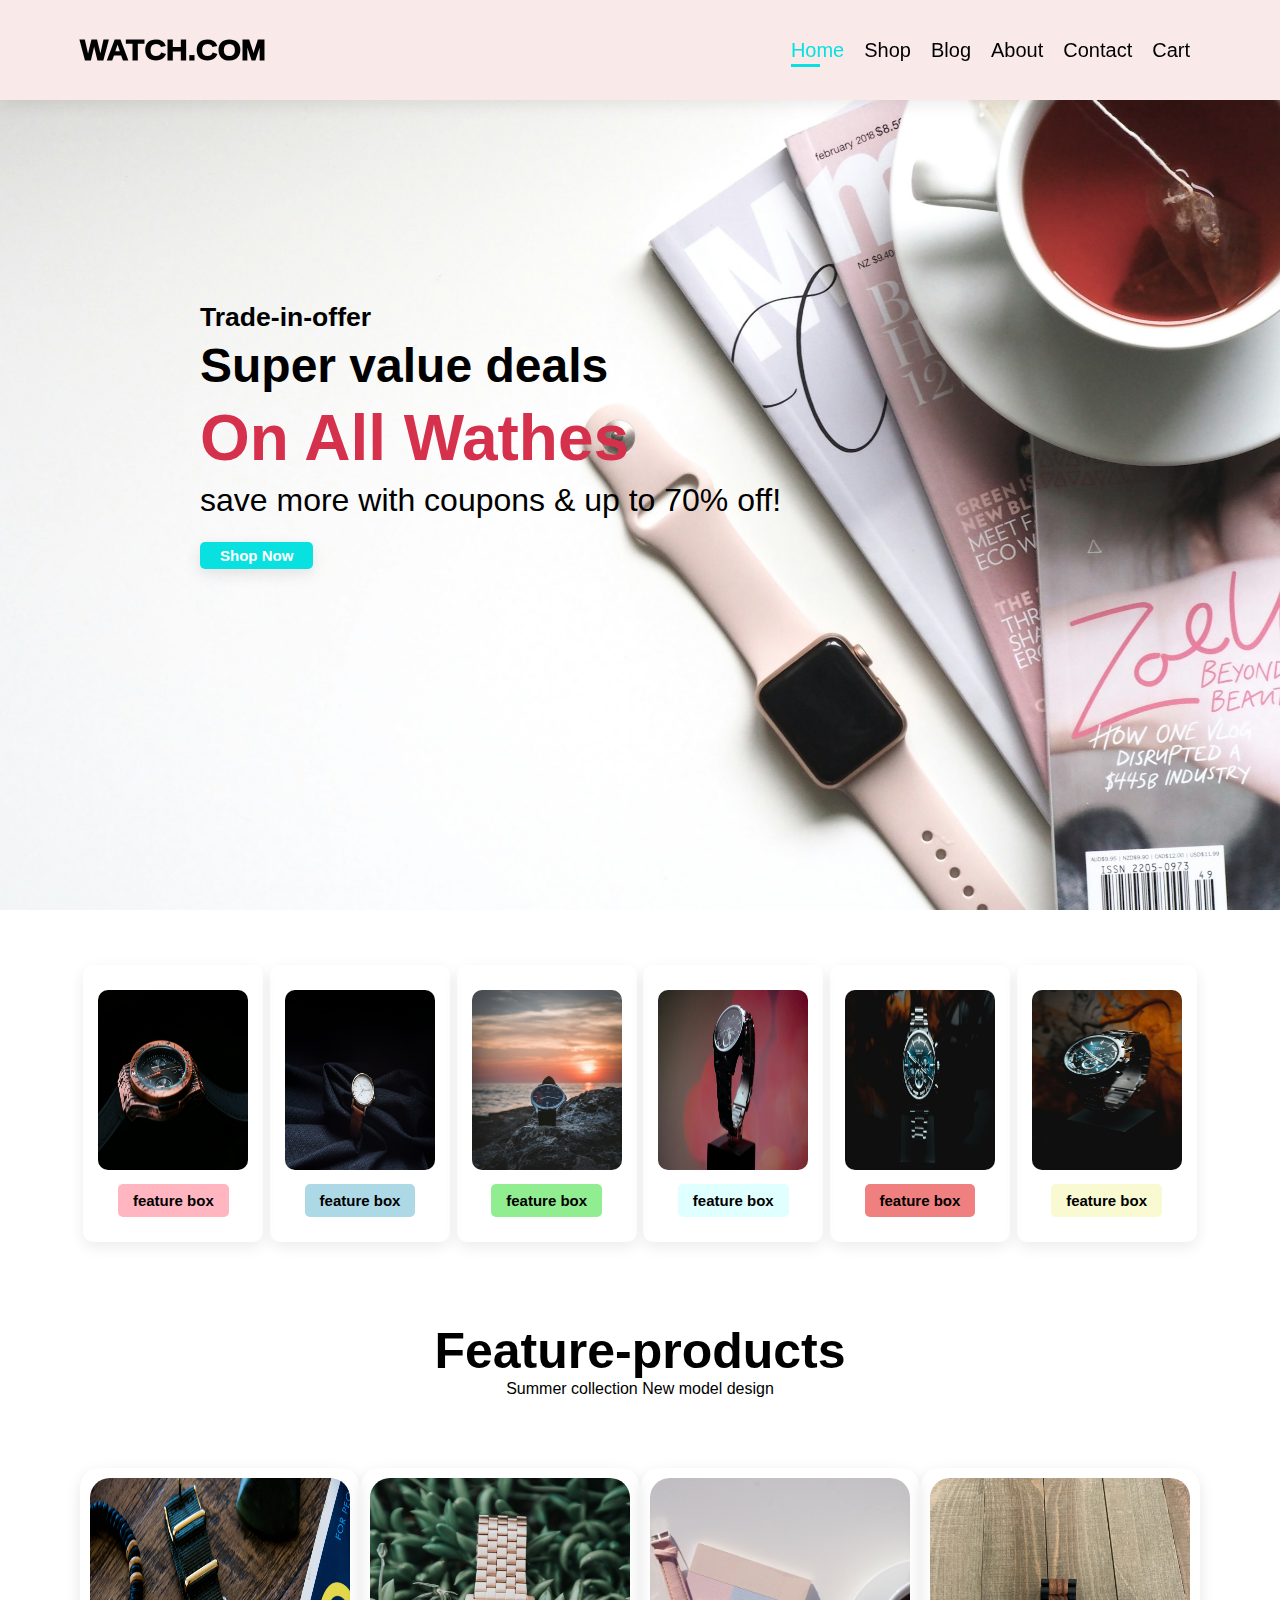
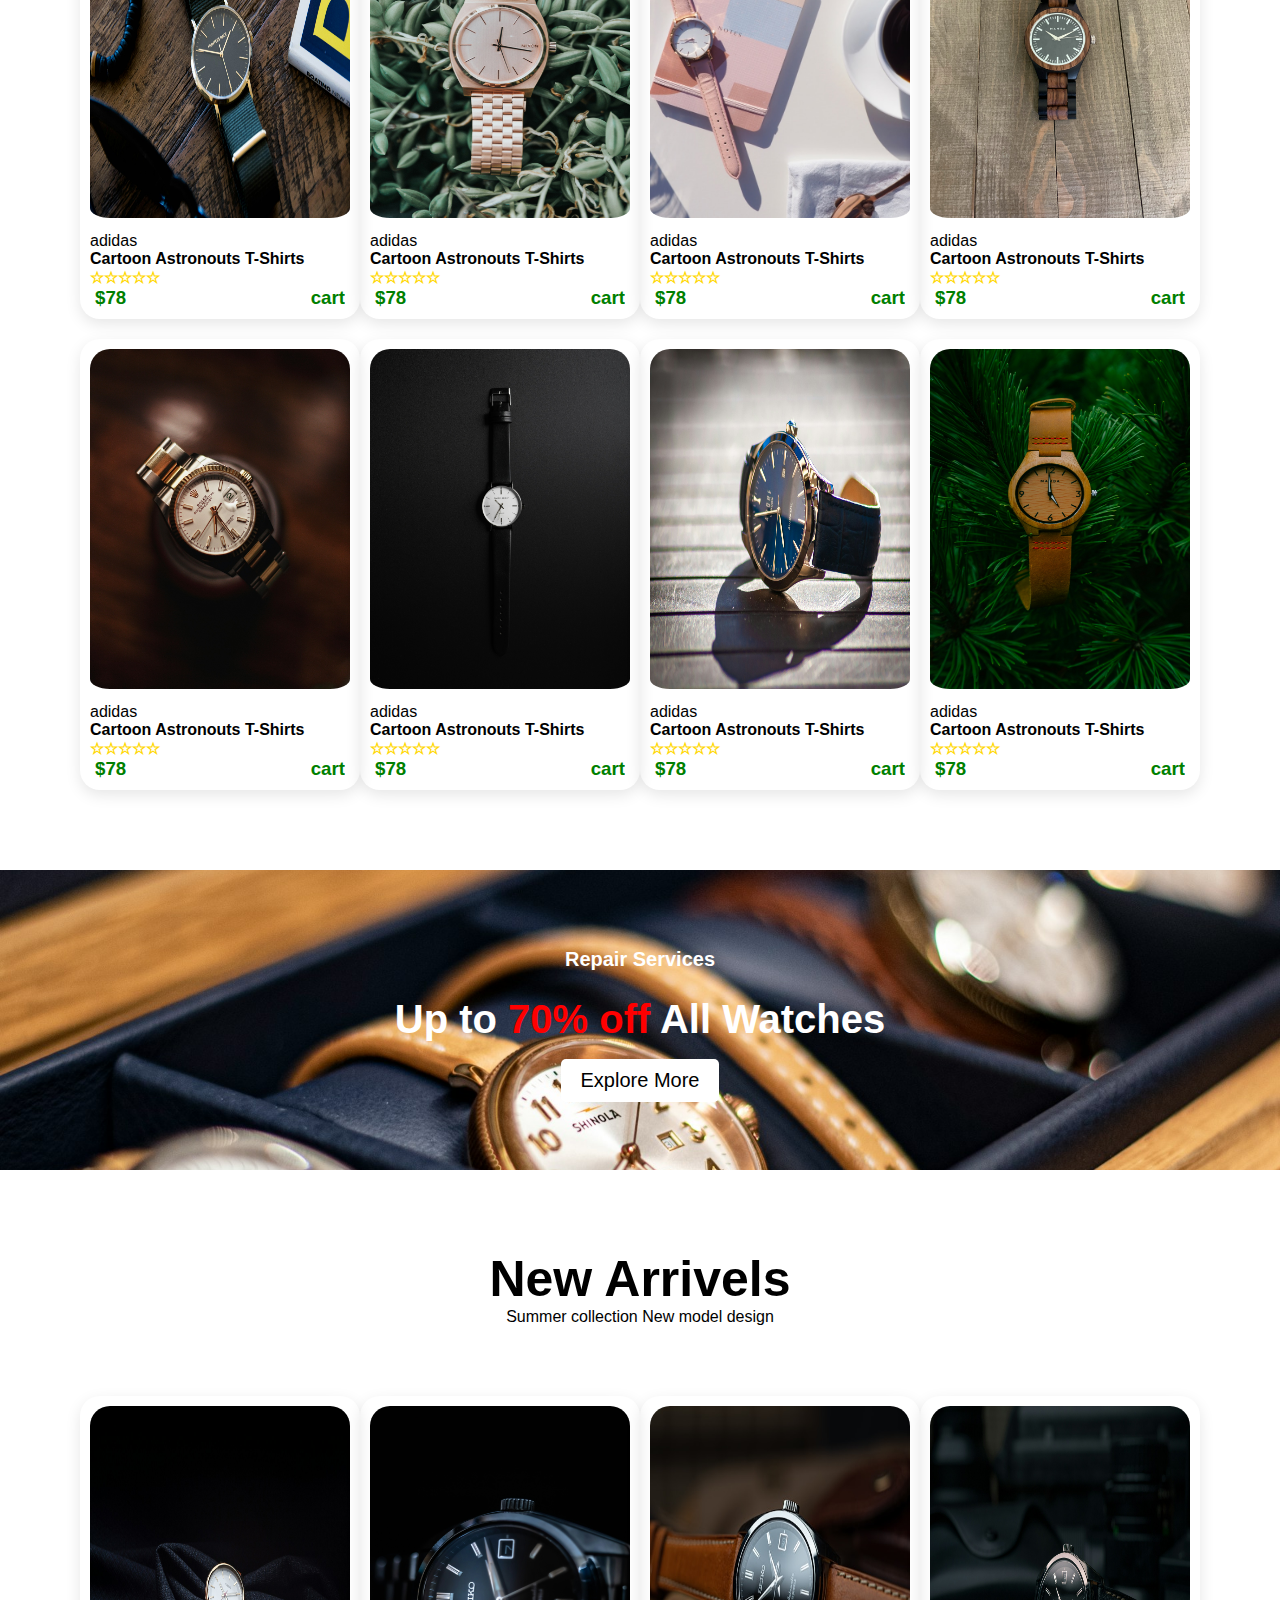
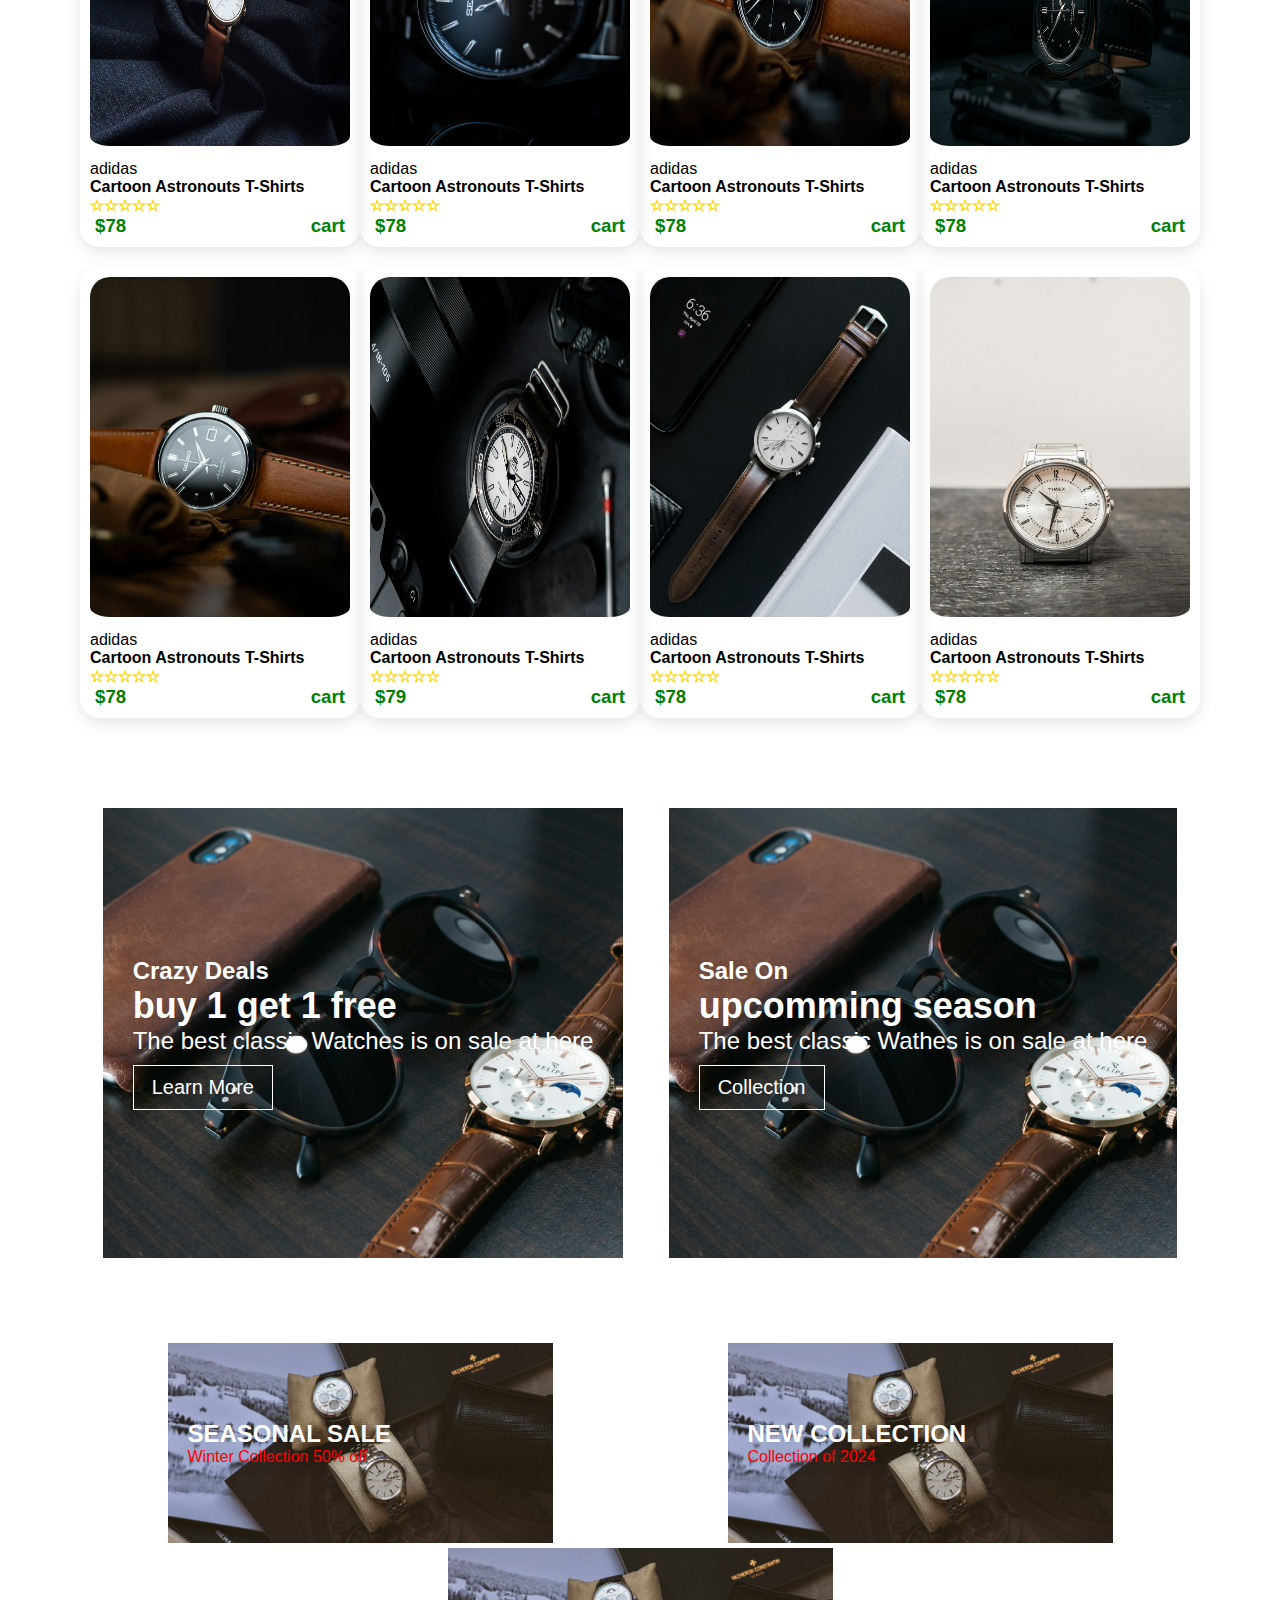
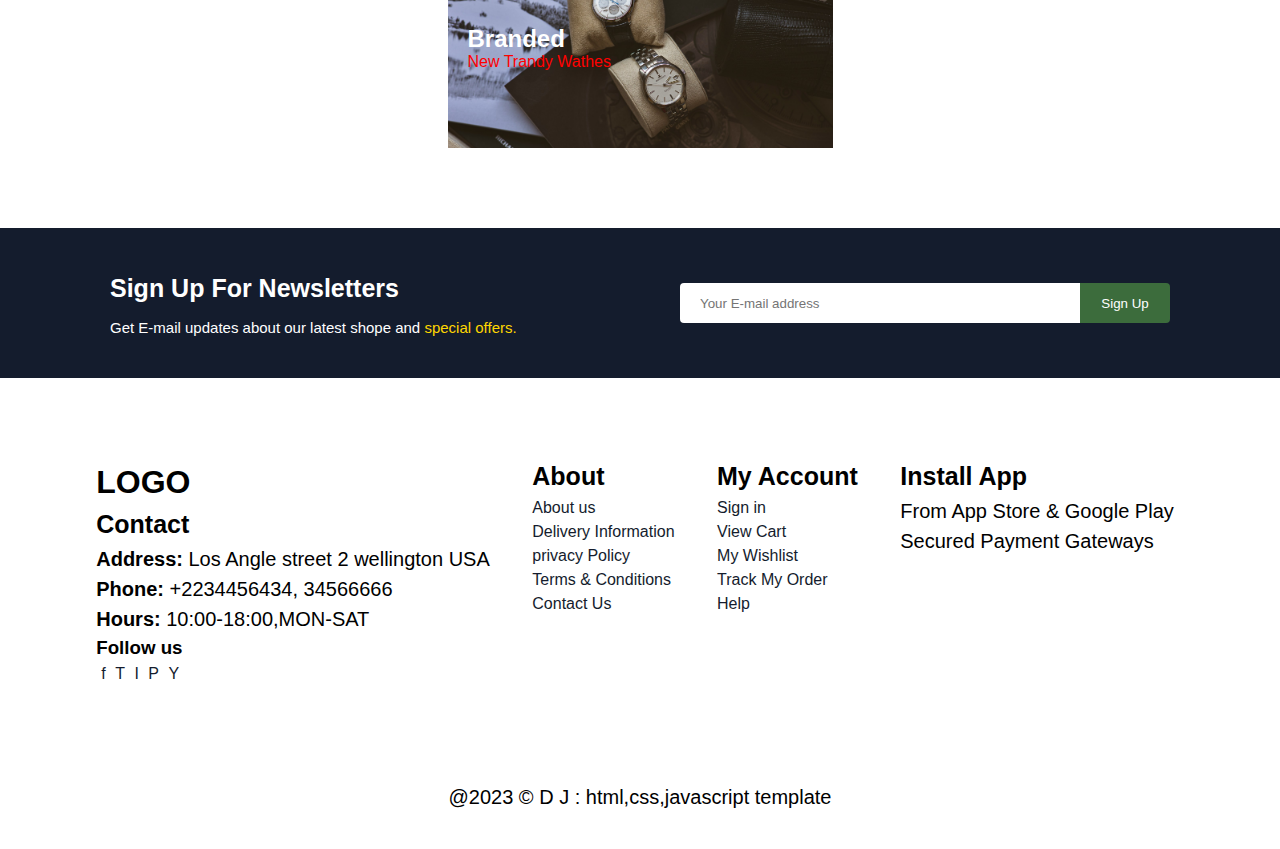
<file: index.html>
<!DOCTYPE html>
<html lang="en">

    <head>
        <meta charset="UTF-8">
        <meta http-equiv="X-UA-Compatible" content="IE=edge">
        <meta name="viewport" content="width=device-width, initial-scale=1.0">
        <title>E-Commerce</title>
        <link rel="stylesheet" href="style.css">

    </head>

    <body>
        <header class="padding">
            <a href="#" class="logo">WATCH.COM</a>
            <!-- <form>
                <input type="text" id="search" placeholder="search" autocomplete="off" onkeyup="srch()">
            </form> -->

            <nav>
                <ul id="nav">
                    <li><a href="index.html" class="active">Home</a></li>
                    <li><a href="shop.html">Shop</a></li>
                    <li><a href="blog.html">Blog</a></li>
                    <li><a href="about.html">About</a></li>
                    <li><a href="contact.html">Contact</a></li>
                    <li><a href="cart.html" id="cart"> Cart</a></li>
                    <i id="close">close</i>

                </ul>
            </nav>
            <div id="menu">
                <a href="cart.html"> Cart</a>
                <i id="menu_bar">Menu</i>
            </div>

        </header>

        <section class="hero">
            <h5> Trade-in-offer</h5>
            <h2>Super value deals</h2>
            <h1>On All Wathes</h1>
            <p>save more with coupons & up to 70% off!</p>
            <button id=""> <a href="#feature-products">Shop Now</a></button>
        </section>

        <section class="feature padding">
            <div class="fe-box">
                <img src="images/watches/single_watches/watch22.jpg" alt="">
                <h6>feature box</h6>
            </div>
            <div class="fe-box">
                <img src="images/watches/single_watches/watch21.jpg" alt="">
                <h6>feature box</h6>
            </div>
            <div class="fe-box">
                <img src="images/watches/single_watches/watch24.jpg" alt="">
                <h6>feature box</h6>
            </div>
            <div class="fe-box">
                <img src="images/watches/single_watches/watch25.jpg" alt="">
                <h6>feature box</h6>
            </div>
            <div class="fe-box">
                <img src="images/watches/single_watches/watch26.jpg" alt="">
                <h6>feature box</h6>
            </div>
            <div class="fe-box">
                <img src="images/watches/single_watches/watch27.jpg" alt="">
                <h6>feature box</h6>
            </div>
        </section>

        <section class="feature-products padding" id="feature-products">
            <h1> Feature-products</h1>
            <p>Summer collection New model design</p>
            <div class="product-box" id="product-box">
                <div class="product">
                    <a href="pro_details.html"><img src="images/watches/single_watches/watch1.jpg" class="pro"
                            alt="img"></a>
                    <p>adidas</p>
                    <h4 id="product-name" class="product-name">Cartoon Astronouts T-Shirts</h4>
                    <span class="star">&star;&star;&star;&star;&star;</span>

                    <h3 class="price">$78 <span class="cart">cart</span></h3>
                </div>
                <div class="product">
                    <a href="pro_details.html"><img src="images/watches/single_watches/watch2.jpg" class="pro"
                            alt="img"></a>
                    <p>adidas</p>
                    <h4 id="product-name" class="product-name"> Cartoon Astronouts T-Shirts</h4>
                    <span class="star">&star;&star;&star;&star;&star;</span>

                    <h3 class="price">$78 <span class="cart">cart</span></h3>
                </div>
                <div class="product">
                    <a href="pro_details.html"><img src="images/watches/single_watches/watch3.jpg" class="pro"
                            alt="img"></a>
                    <p>adidas</p>
                    <h4 id="product-name" class="product-name"> Cartoon Astronouts T-Shirts</h4>
                    <span class="star">&star;&star;&star;&star;&star;</span>
                    <h3 class="price">$78 <span class="cart">cart</span></h3>
                </div>
                <div class="product">
                    <a href="pro_details.html"><img src="images/watches/single_watches/watch9.jpg" alt=""></a>
                    <p>adidas</p>
                    <h4 id="product-name" class="product-name"> Cartoon Astronouts T-Shirts</h4>
                    <span class="star">&star;&star;&star;&star;&star;</span>
                    <h3 class="price">$78 <span class="cart">cart</span></h3>
                </div>
                <div class="product">
                    <a href="pro_details.html"><img src="images/watches/single_watches/watch5.jpg" alt=""></a>
                    <p>adidas</p>
                    <h4 id="product-name" class="product-name"> Cartoon Astronouts T-Shirts</h4>
                    <span class="star">&star;&star;&star;&star;&star;</span>
                    <h3 class="price">$78 <span class="cart">cart</span></h3>
                </div>
                <div class="product">
                    <a href="pro_details.html"><img src="images/watches/single_watches/watch10.jpg" alt=""></a>
                    <p>adidas</p>
                    <h4 id="product-name" class="product-name"> Cartoon Astronouts T-Shirts</h4>
                    <span class="star">&star;&star;&star;&star;&star;</span>
                    <h3 class="price">$78 <span class="cart">cart</span></h3>
                </div>
                <div class="product">
                    <a href="pro_details.html"><img src="images/watches/single_watches/watch7.jpg" alt=""></a>
                    <p>adidas</p>
                    <h4 id="product-name" class="product-name"> Cartoon Astronouts T-Shirts</h4>
                    <span class="star">&star;&star;&star;&star;&star;</span>
                    <h3 class="price">$78 <span class="cart">cart</span></h3>
                </div>
                <div class="product">
                    <a href="pro_details.html"><img src="images/watches/single_watches/watch8.jpg" alt=""></a>
                    <p>adidas</p>
                    <h4 id="product-name" class="product-name"> Cartoon Astronouts T-Shirts</h4>
                    <span class="star">&star;&star;&star;&star;&star;</span>
                    <h3 class="price">$78 <span class="cart">cart</span></h3>
                </div>
            </div>
        </section>

        <section class="banner  margin">
            <h4> Repair Services</h4>
            <h1>Up to <span>70% off</span> All Watches</h1>
            <button> Explore More</button>
        </section>

        <section class="feature-products padding">
            <h1> New Arrivels</h1>
            <p>Summer collection New model design</p>
            <div class="product-box" id="product-box1">
                <div class="product">
                    <a href="pro_details.html"><img src="images/watches/single_watches/watch21.jpg" alt=""></a>
                    <p>adidas</p>
                    <h4> Cartoon Astronouts T-Shirts</h4>
                    <span class="star">&star;&star;&star;&star;&star;</span>

                    <h3 class="price">$78 <span>cart</span></h3>
                </div>
                <div class="product">
                    <a href="pro_details.html"><img src="images/watches/single_watches/watch12.jpg" alt=""></a>
                    <p>adidas</p>
                    <h4> Cartoon Astronouts T-Shirts</h4>
                    <span class="star">&star;&star;&star;&star;&star;</span>

                    <h3 class="price">$78 <span>cart</span></h3>
                </div>
                <div class="product">
                    <a href="pro_details.html"><img src="images/watches/single_watches/watch13.jpg" alt=""></a>
                    <p>adidas</p>
                    <h4> Cartoon Astronouts T-Shirts</h4>
                    <span class="star">&star;&star;&star;&star;&star;</span>
                    <h3>$78 <span>cart</span></h3>
                </div>
                <div class="product">
                    <a href="pro_details.html"><img src="images/watches/single_watches/watch14.jpg" alt=""></a>
                    <p>adidas</p>
                    <h4> Cartoon Astronouts T-Shirts</h4>
                    <span class="star">&star;&star;&star;&star;&star;</span>
                    <h3>$78 <span>cart</span></h3>
                </div>
                <div class="product">
                    <a href="pro_details.html"><img src="images/watches/single_watches/watch15.jpg" alt=""></a>
                    <p>adidas</p>
                    <h4> Cartoon Astronouts T-Shirts</h4>
                    <span class="star">&star;&star;&star;&star;&star;</span>
                    <h3>$78 <span>cart</span></h3>
                </div>
                <div class="product">
                    <a href="pro_details.html"><img src="images/watches/single_watches/watch16.jpg" alt=""></a>
                    <p>adidas</p>
                    <h4> Cartoon Astronouts T-Shirts</h4>
                    <span class="star">&star;&star;&star;&star;&star;</span>
                    <h3>$79<span>cart</span></h3>
                </div>
                <div class="product">
                    <a href="pro_details.html"><img src="images/watches/single_watches/watch19.jpg" alt=""></a>
                    <p>adidas</p>
                    <h4> Cartoon Astronouts T-Shirts</h4>
                    <span class="star">&star;&star;&star;&star;&star;</span>
                    <h3>$78 <span>cart</span></h3>
                </div>
                <div class="product">
                    <a href="pro_details.html"><img src="images/watches/single_watches/watch20.jpg" alt=""></a>
                    <p>adidas</p>
                    <h4> Cartoon Astronouts T-Shirts</h4>
                    <span class="star">&star;&star;&star;&star;&star;</span>
                    <h3>$78 <span>cart</span></h3>
                </div>
            </div>
        </section>

        <section class="banner2  padding">
            <div class="bannerBox">
                <h4>Crazy Deals</h4>
                <h2>buy 1 get 1 free</h2>
                <p>The best classic Watches is on sale at here</p>
                <button> Learn More</button>
            </div>
            <div class="bannerBox bannerBox2">
                <h4>Sale On</h4>
                <h2>upcomming season</h2>
                <p>The best classic Wathes is on sale at here</p>
                <button> Collection</button>
            </div>
        </section>

        <section class="banner-cards padding ">
            <div class="banner-card">
                <h2>SEASONAL SALE</h2>
                <p>Winter Collection 50% off</p>
            </div>
            <div class="banner-card ">
                <h2>NEW COLLECTION</h2>
                <p>Collection of 2024</p>
            </div>
            <div class="banner-card ">
                <h2>Branded</h2>
                <p>New Trandy Wathes</p>
            </div>
        </section>

        <section class="newsLetter margin padding">
            <div>
                <h2>Sign Up For Newsletters</h2>
                <p> Get E-mail updates about our latest shope and <span>special offers.</span></p>
            </div>
            <div class="form-1 newsLetter-div2">
                <input id="email" autocomplete="off" placeholder="Your E-mail address" type="text">
                <button>Sign Up</button>
            </div>
        </section>

        <footer class="padding ">
            <div class="col">
                <h1>LOGO</h1>
                <h2>Contact</h2>
                <p><strong>Address:</strong> Los Angle street 2 wellington USA</p>
                <p><strong>Phone:</strong> +2234456434, 34566666</p>
                <p><strong>Hours:</strong> 10:00-18:00,MON-SAT</p>
                <div>
                    <h3>Follow us</h3>
                    <div>
                        <li><a href="#">f</a></li>
                        <li><a href="#">T</a></li>
                        <li><a href="#">I</a></li>
                        <li><a href="#">P</a></li>
                        <li><a href="#">Y</a></li>

                    </div>
                </div>
            </div>
            <div class="col">
                <h2>About</h2>
                <a href="#">About us</a>
                <a href="#">Delivery Information</a>
                <a href="#">privacy Policy</a>
                <a href="#">Terms & Conditions</a>
                <a href="#">Contact Us</a>
            </div>
            <div class="col">
                <h2>My Account</h2>
                <a href="#">Sign in</a>
                <a href="#">View Cart</a>
                <a href="#">My Wishlist</a>
                <a href="#">Track My Order</a>
                <a href="#">Help</a>
            </div>
            <div class="col">
                <h2>Install App</h2>
                <p>From App Store & Google Play</p>

                <p>Secured Payment Gateways</p>
            </div>

        </footer>
        <div class="copyright padding">
            <p> @2023 &copy; D J : html,css,javascript template</p>
        </div>



    </body>
    <script defer type="text/javascript" src="js.js"></script>
    <script>

        // let mainImg = document.getElementById('mainImg');
        // let smallImg = document.querySelectorAll('.smallImg');

        // for (i = 0; i <= 4; i++) {

        //     smallImg[i].onclick = () => {
        //         mainImg.src = smallImg[i].src;
        //     }
        // }


        // smallImg.forEach((sImg, ind) => {
        //     sImg.onclick = () => {
        //         mainImg.src = smallImg[ind].src;

        //     }

        // })

    </script>

</html>
</file>
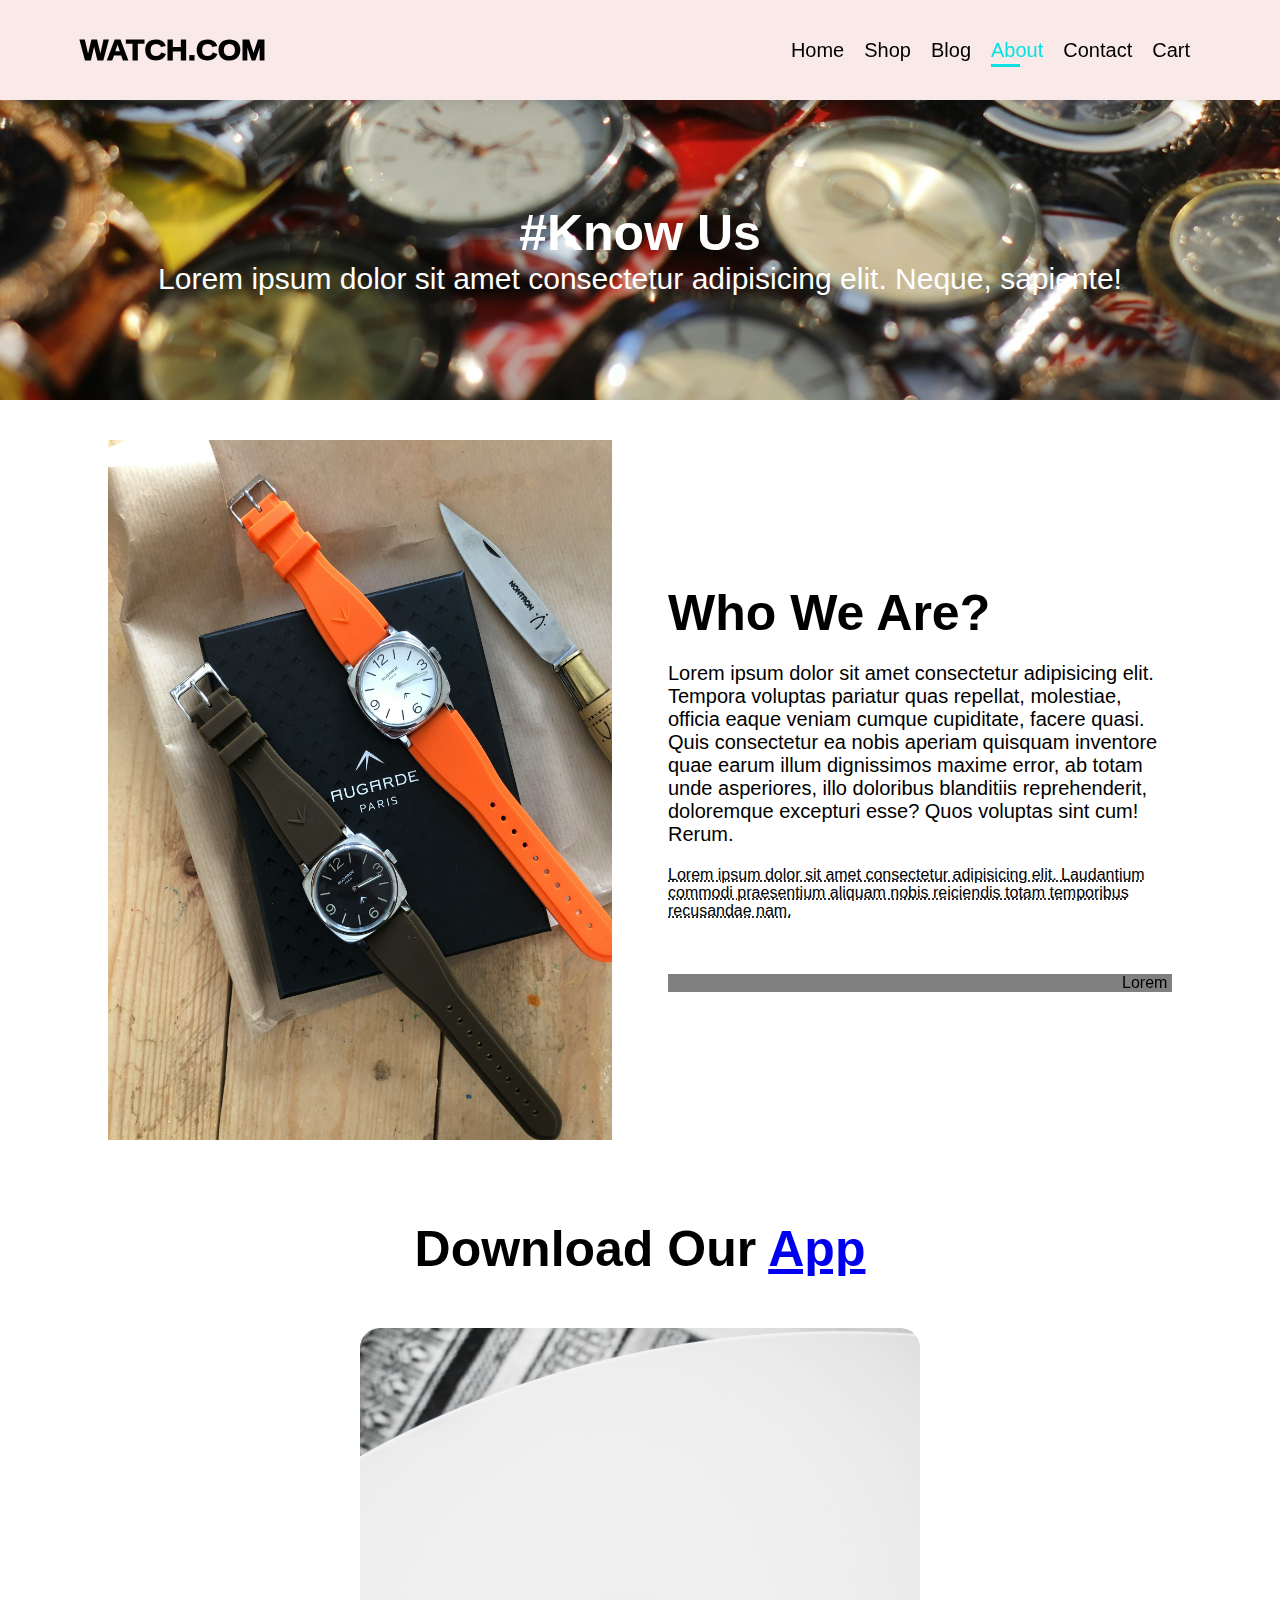
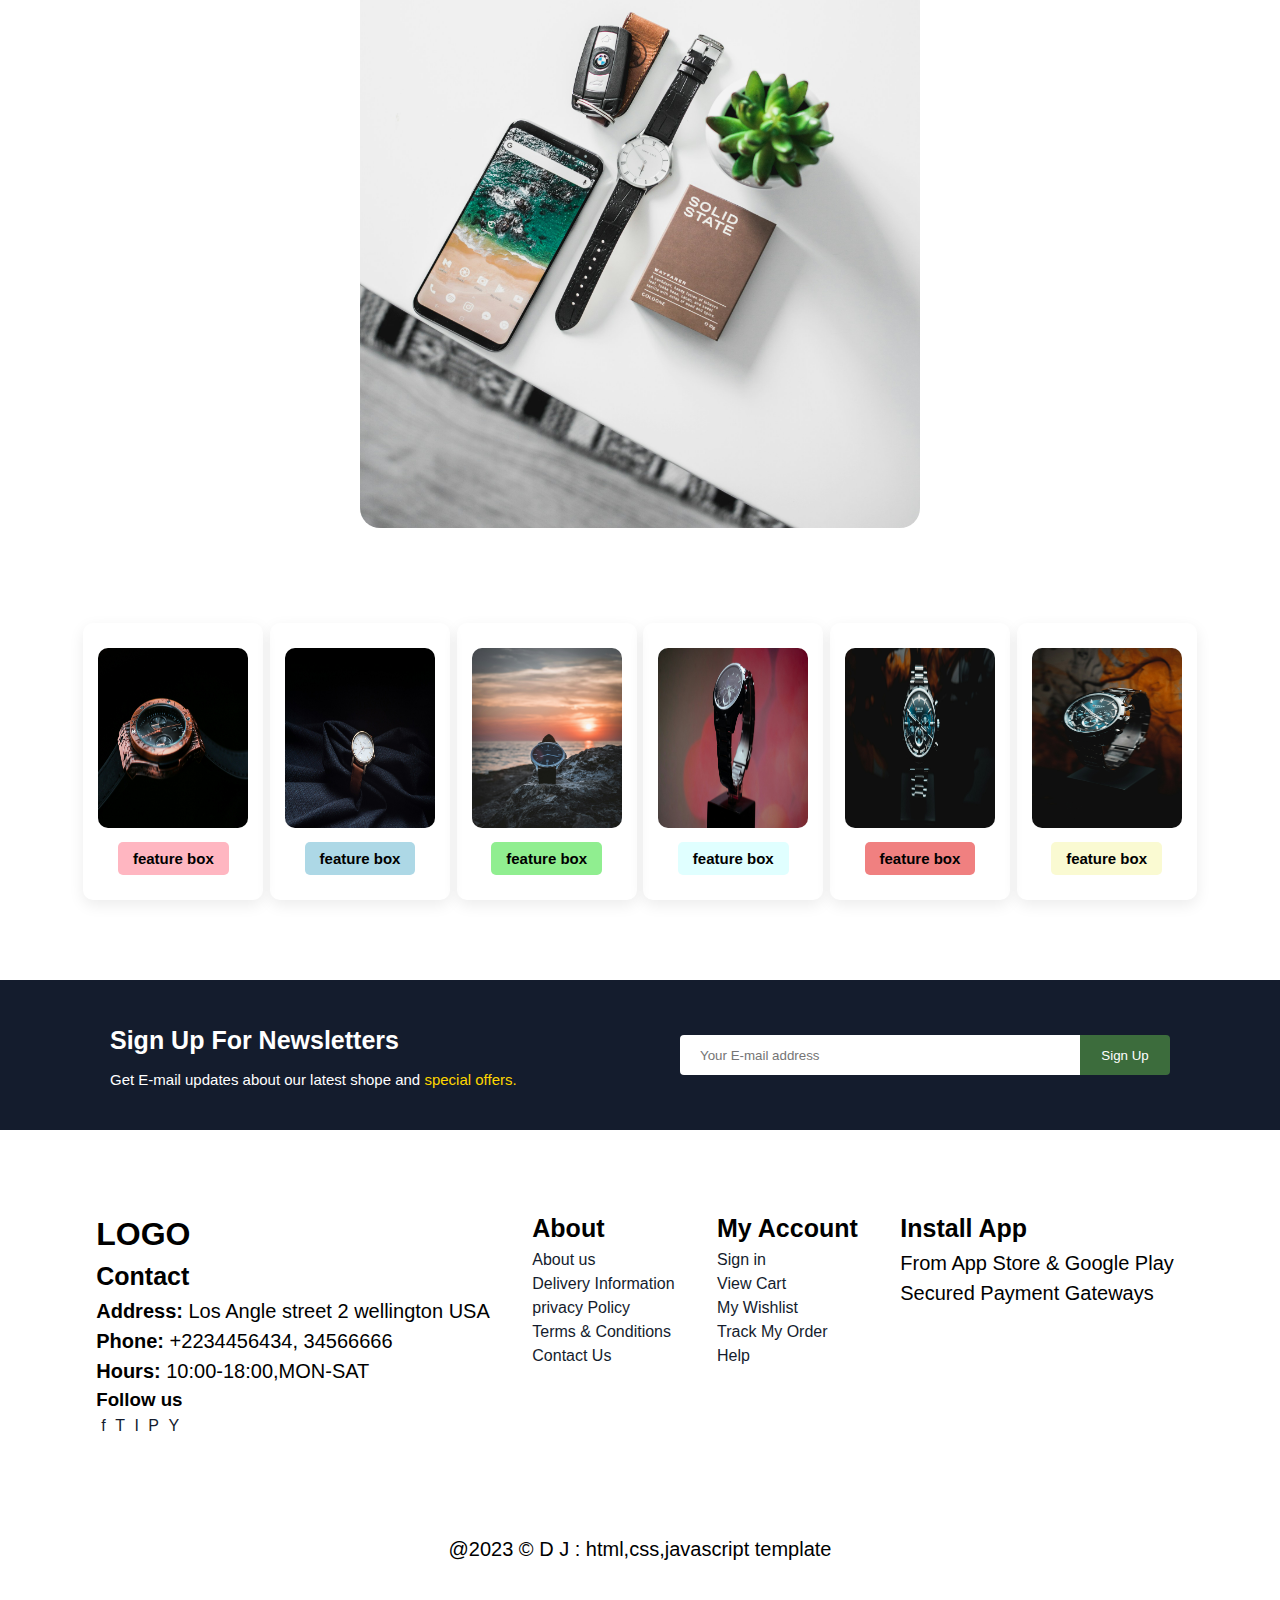
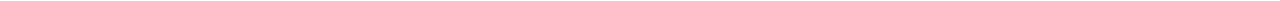
<file: about.html>
<!DOCTYPE html>
<html lang="en">

    <head>
        <meta charset="UTF-8">
        <meta http-equiv="X-UA-Compatible" content="IE=edge">
        <meta name="viewport" content="width=device-width, initial-scale=1.0">
        <title>E-commerce-shop-page</title>
        <link rel="stylesheet" href="style.css">
    </head>

    <body>
        <header class="padding">
            <a href="#" class="logo">WATCH.COM</a>

            <nav>
                <ul id="nav">
                    <li><a href="index.html">Home</a></li>
                    <li><a href="shop.html">Shop</a></li>
                    <li><a href="blog.html">Blog</a></li>
                    <li><a href="#about" class="active">About</a></li>
                    <li><a href="contact.html">Contact</a></li>
                    <li><a href="cart.html" id="cart"> Cart</a></li>
                    <i id="close">close</i>

                </ul>
            </nav>
            <div id="menu">
                <a href="#cart"> Cart</a>
                <i id="menu_bar">Menu</i>
            </div>

        </header>
        <section class="shop-header about-header">
            <h1>#Know Us</h1>
            <p>Lorem ipsum dolor sit amet consectetur adipisicing elit. Neque, sapiente!</p>

        </section>

        <section class="padding about">
            <div class="about-img">
                <img src="images/watches/banner/studio-crevettes-deFm_qUAVbY-unsplash.jpg" alt="img">
            </div>
            <div class="about-detail">
                <h1>Who We Are?</h1>
                <p>Lorem ipsum dolor sit amet consectetur adipisicing elit. Tempora voluptas pariatur quas repellat,
                    molestiae, officia eaque veniam cumque cupiditate, facere quasi. Quis consectetur ea nobis aperiam
                    quisquam inventore quae earum illum dignissimos maxime error, ab totam unde asperiores, illo
                    doloribus
                    blanditiis reprehenderit, doloremque excepturi esse? Quos voluptas sint cum! Rerum.
                </p>
                <abbr title="about page"> Lorem ipsum dolor sit amet consectetur adipisicing elit. Laudantium commodi
                    praesentium
                    aliquam nobis reiciendis totam temporibus recusandae nam.
                </abbr>
                <br><br>
                <br><br>
                <marquee bgcolor="gray" loop="-1" scrollamount="5" width="100%">Lorem ipsum, dolor sit amet consectetur
                    adipisicing elit.Lorem ipsum, dolor sit amet consectetur adipisicing elit.</marquee>

            </div>
        </section>

        <section class="about-video padding">
            <h1>Download Our <a href="#">App</a></h1>
            <div class="video">
                <img src="images/watches/banner/alexandru-acea-Nm5MnMNxAK4-unsplash.jpg">
            </div>

        </section>

        <section class="feature padding">
            <div class="fe-box">
                <img src="images/watches/single_watches/watch22.jpg" alt="">
                <h6>feature box</h6>
            </div>
            <div class="fe-box">
                <img src="images/watches/single_watches/watch21.jpg" alt="">
                <h6>feature box</h6>
            </div>
            <div class="fe-box">
                <img src="images/watches/single_watches/watch24.jpg" alt="">
                <h6>feature box</h6>
            </div>
            <div class="fe-box">
                <img src="images/watches/single_watches/watch25.jpg" alt="">
                <h6>feature box</h6>
            </div>
            <div class="fe-box">
                <img src="images/watches/single_watches/watch26.jpg" alt="">
                <h6>feature box</h6>
            </div>
            <div class="fe-box">
                <img src="images/watches/single_watches/watch27.jpg" alt="">
                <h6>feature box</h6>
            </div>
        </section>
        <section class="newsLetter margin padding">
            <div>
                <h2>Sign Up For Newsletters</h2>
                <p> Get E-mail updates about our latest shope and <span>special offers.</span></p>
            </div>
            <div class="form-1 newsLetter-div2">
                <input placeholder="Your E-mail address" type="text">
                <button>Sign Up</button>
            </div>
        </section>





        <footer class="padding ">
            <div class="col">
                <h1>LOGO</h1>
                <h2>Contact</h2>
                <p><strong>Address:</strong> Los Angle street 2 wellington USA</p>
                <p><strong>Phone:</strong> +2234456434, 34566666</p>
                <p><strong>Hours:</strong> 10:00-18:00,MON-SAT</p>
                <div>
                    <h3>Follow us</h3>
                    <div>
                        <li><a href="#">f</a></li>
                        <li><a href="#">T</a></li>
                        <li><a href="#">I</a></li>
                        <li><a href="#">P</a></li>
                        <li><a href="#">Y</a></li>

                    </div>
                </div>
            </div>
            <div class="col">
                <h2>About</h2>
                <a href="#">About us</a>
                <a href="#">Delivery Information</a>
                <a href="#">privacy Policy</a>
                <a href="#">Terms & Conditions</a>
                <a href="#">Contact Us</a>
            </div>
            <div class="col">
                <h2>My Account</h2>
                <a href="#">Sign in</a>
                <a href="#">View Cart</a>
                <a href="#">My Wishlist</a>
                <a href="#">Track My Order</a>
                <a href="#">Help</a>
            </div>
            <div class="col">
                <h2>Install App</h2>
                <p>From App Store & Google Play</p>

                <p>Secured Payment Gateways</p>
            </div>

        </footer>
        <div class="copyright padding">
            <p> @2023 &copy; D J : html,css,javascript template</p>
        </div>

    </body>
    <script type="text/javascript" src="js.js"></script>

</html>
</file>
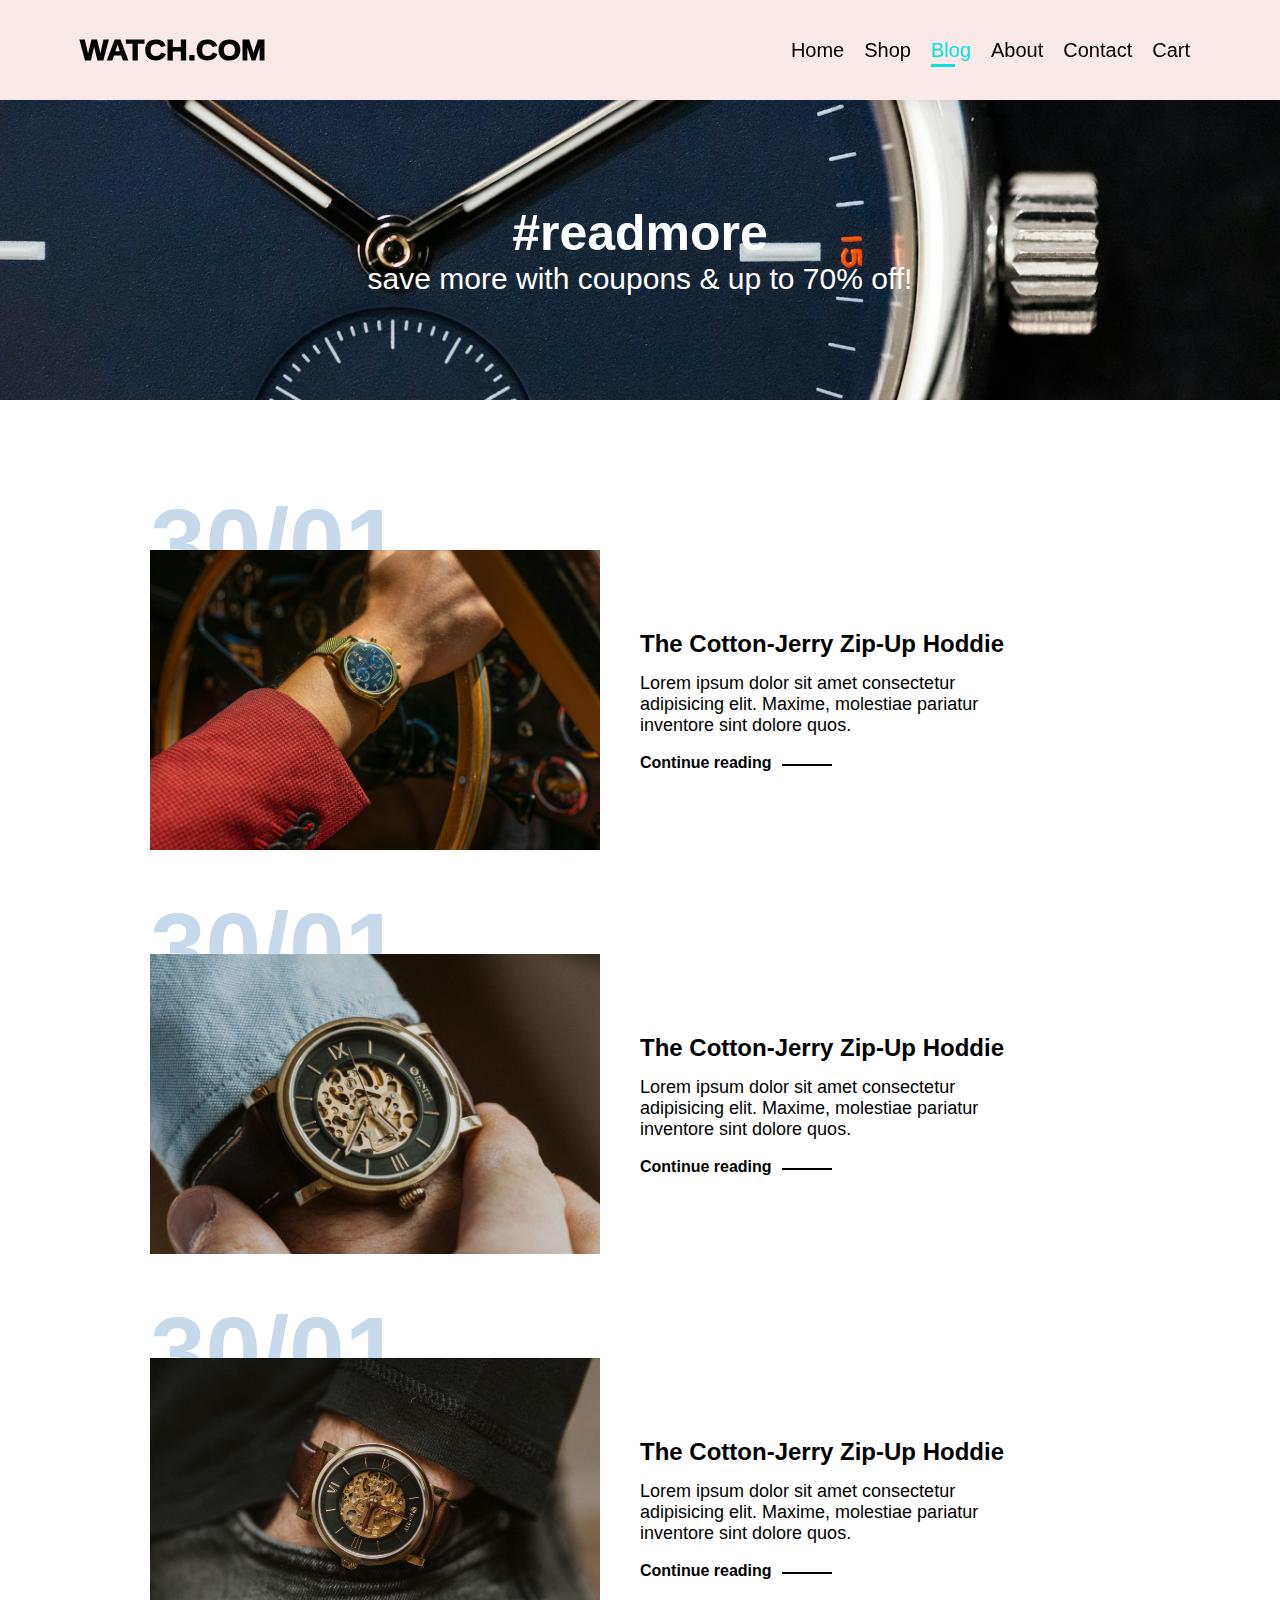
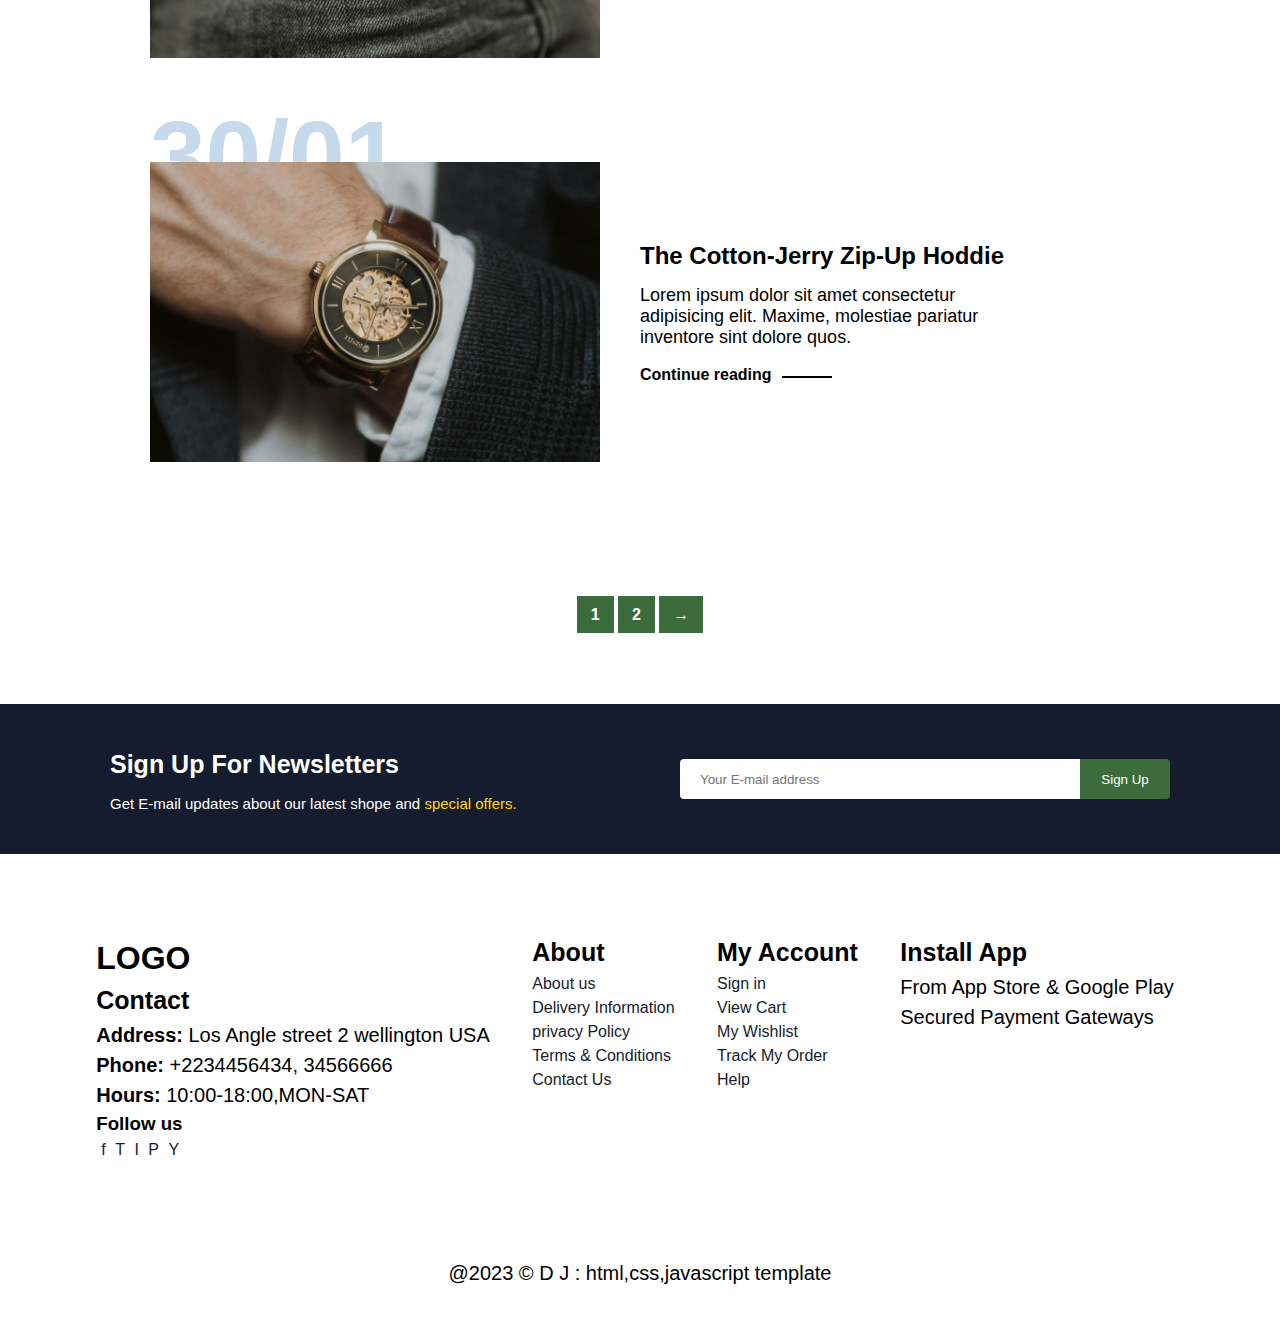
<file: blog.html>
<!DOCTYPE html>
<html lang="en">

    <head>
        <meta charset="UTF-8">
        <meta http-equiv="X-UA-Compatible" content="IE=edge">
        <meta name="viewport" content="width=device-width, initial-scale=1.0">
        <title>E-commerce-shop-page</title>
        <link rel="stylesheet" href="style.css">
    </head>

    <body>
        <header class="padding">
            <a href="#" class="logo">WATCH.COM</a>

            <nav>
                <ul id="nav">
                    <li><a href="index.html">Home</a></li>
                    <li><a href="shop.html">Shop</a></li>
                    <li><a href="#blog" class="active">Blog</a></li>
                    <li><a href="about.html">About</a></li>
                    <li><a href="contact.html">Contact</a></li>
                    <li><a href="cart.html" id="cart"> Cart</a></li>
                    <i id="close">close</i>

                </ul>
            </nav>
            <div id="menu">
                <a href="#cart"> Cart</a>
                <i id="menu_bar">Menu</i>
            </div>

        </header>
        <section class="shop-header blog-header">
            <h1>#readmore</h1>
            <p>save more with coupons & up to 70% off!</p>

        </section>

        <section class="blog">
            <div class="blog-box">
                <div class="blog-img">
                    <img src="images/watches/in-hand watches/huguenot-horology-QqfAN6Ul_Fg-unsplash.jpg" alt="">
                </div>
                <div class="blog-detail">
                    <h2>The Cotton-Jerry Zip-Up Hoddie</h2>
                    <p>Lorem ipsum dolor sit amet consectetur adipisicing elit. Maxime, molestiae pariatur inventore
                        sint
                        dolore quos.
                    </p>
                    <a href="#"> Continue reading</a>
                </div>
                <div class="behind-text">
                    <h1>30/01</h1>

                </div>

            </div>
            <div class="blog-box">
                <div class="blog-img">
                    <img src="images/watches/in-hand watches/gilles-de-muynck-e-Ga24sP0_s-unsplash.jpg" alt="">
                </div>
                <div class="blog-detail">
                    <h2>The Cotton-Jerry Zip-Up Hoddie</h2>
                    <p>Lorem ipsum dolor sit amet consectetur adipisicing elit. Maxime, molestiae pariatur inventore
                        sint
                        dolore quos.
                    </p>
                    <a href="#"> Continue reading</a>
                </div>
                <div class="behind-text">
                    <h1>30/01</h1>

                </div>

            </div>
            <div class="blog-box">
                <div class="blog-img">
                    <img src="images/watches/in-hand watches/gilles-de-muynck-KnrOfQGuPYo-unsplash.jpg" alt="">
                </div>
                <div class="blog-detail">
                    <h2>The Cotton-Jerry Zip-Up Hoddie</h2>
                    <p>Lorem ipsum dolor sit amet consectetur adipisicing elit. Maxime, molestiae pariatur inventore
                        sint
                        dolore quos.
                    </p>
                    <a href="#"> Continue reading</a>
                </div>
                <div class="behind-text">
                    <h1>30/01</h1>

                </div>

            </div>
            <div class="blog-box">
                <div class="blog-img">
                    <img src="images/watches/in-hand watches/gilles-de-muynck-Ymh6T-HAJEs-unsplash.jpg" alt="">
                </div>
                <div class="blog-detail">
                    <h2>The Cotton-Jerry Zip-Up Hoddie</h2>
                    <p>Lorem ipsum dolor sit amet consectetur adipisicing elit. Maxime, molestiae pariatur inventore
                        sint
                        dolore quos.
                    </p>
                    <a href="#"> Continue reading</a>
                </div>
                <div class="behind-text">
                    <h1>30/01</h1>

                </div>

            </div>

        </section>


        <section id="pagination" class=" padding pagination">
            <a href="#1">1</a>
            <a href="#2">2</a>
            <a href="#3">&RightArrow;</a>

        </section>
        <section class="newsLetter margin padding">
            <div>
                <h2>Sign Up For Newsletters</h2>
                <p> Get E-mail updates about our latest shope and <span>special offers.</span></p>
            </div>
            <div class="form-1 newsLetter-div2">
                <input placeholder="Your E-mail address" type="text">
                <button>Sign Up</button>
            </div>
        </section>


        <footer class="padding ">
            <div class="col">
                <h1>LOGO</h1>
                <h2>Contact</h2>
                <p><strong>Address:</strong> Los Angle street 2 wellington USA</p>
                <p><strong>Phone:</strong> +2234456434, 34566666</p>
                <p><strong>Hours:</strong> 10:00-18:00,MON-SAT</p>
                <div>
                    <h3>Follow us</h3>
                    <div>
                        <li><a href="#">f</a></li>
                        <li><a href="#">T</a></li>
                        <li><a href="#">I</a></li>
                        <li><a href="#">P</a></li>
                        <li><a href="#">Y</a></li>

                    </div>
                </div>
            </div>
            <div class="col">
                <h2>About</h2>
                <a href="#">About us</a>
                <a href="#">Delivery Information</a>
                <a href="#">privacy Policy</a>
                <a href="#">Terms & Conditions</a>
                <a href="#">Contact Us</a>
            </div>
            <div class="col">
                <h2>My Account</h2>
                <a href="#">Sign in</a>
                <a href="#">View Cart</a>
                <a href="#">My Wishlist</a>
                <a href="#">Track My Order</a>
                <a href="#">Help</a>
            </div>
            <div class="col">
                <h2>Install App</h2>
                <p>From App Store & Google Play</p>

                <p>Secured Payment Gateways</p>
            </div>

        </footer>
        <div class="copyright padding">
            <p> @2023 &copy; D J : html,css,javascript template</p>
        </div>

    </body>
    <script type="text/javascript" src="js.js"></script>

</html>
</file>
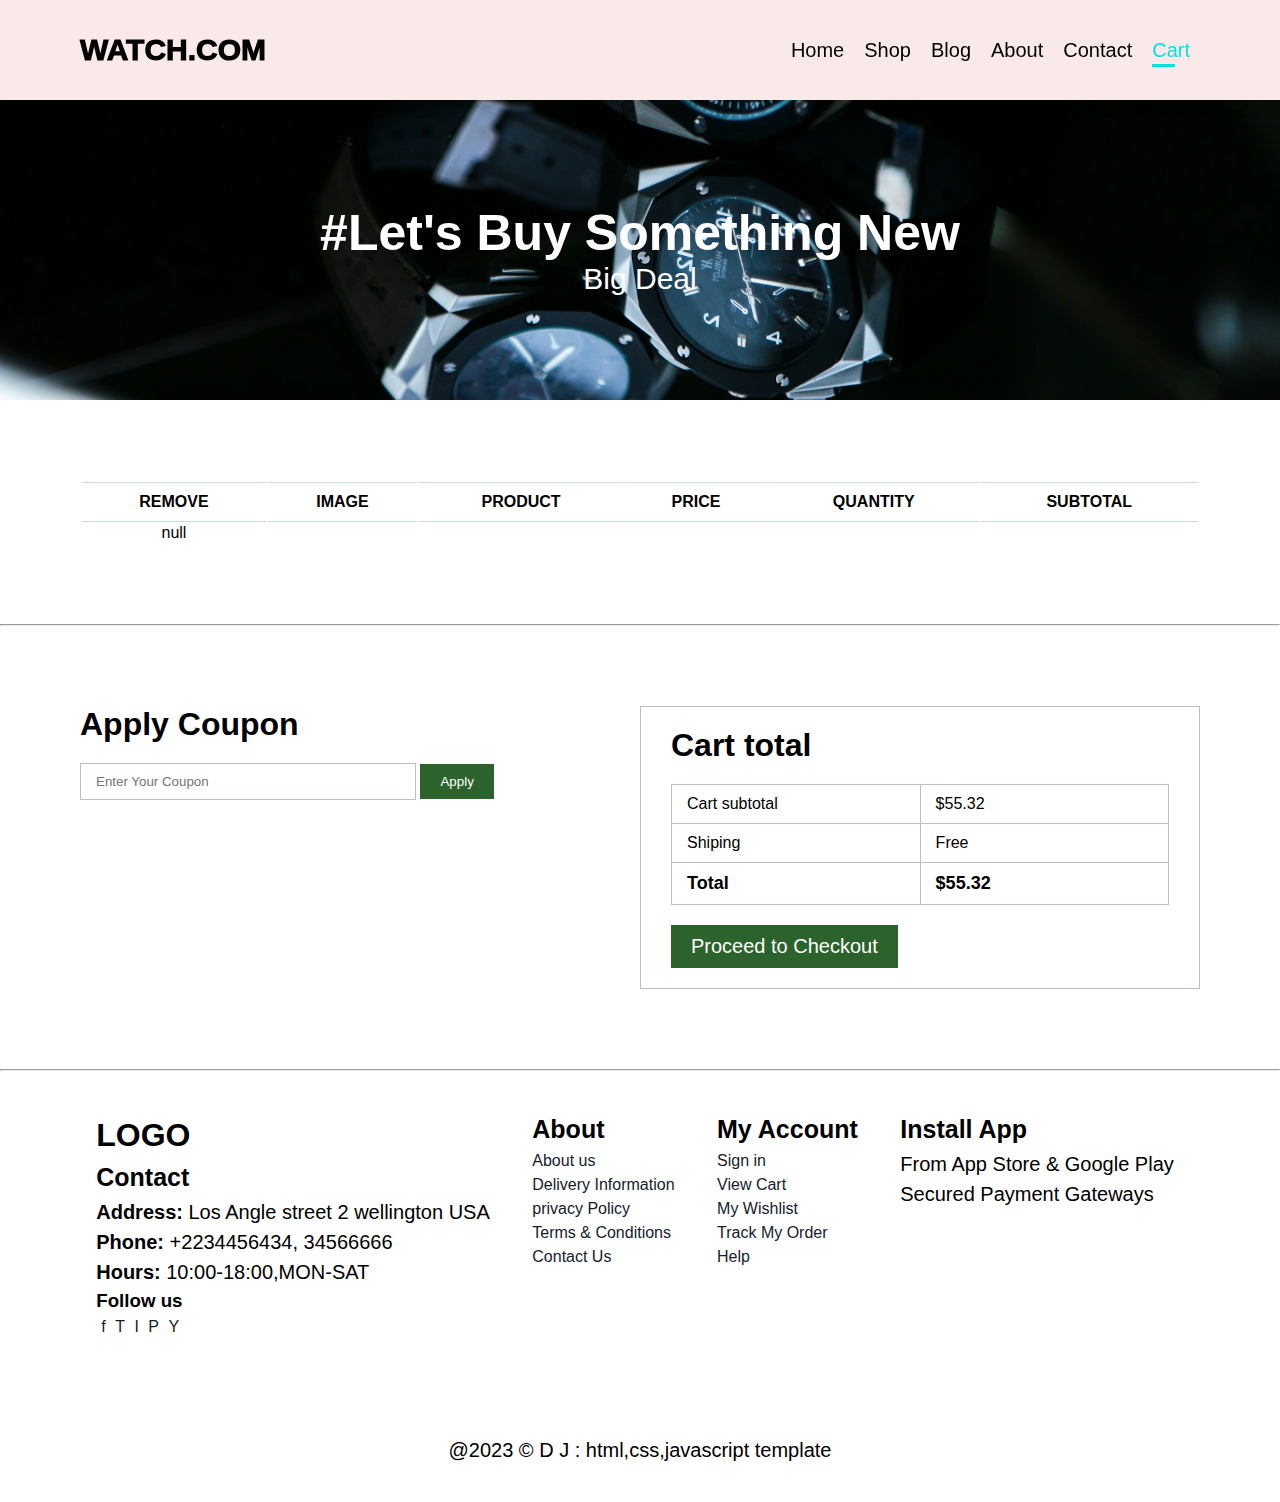
<file: cart.html>
<!DOCTYPE html>
<html lang="en">

    <head>
        <meta charset="UTF-8">
        <meta http-equiv="X-UA-Compatible" content="IE=edge">
        <meta name="viewport" content="width=device-width, initial-scale=1.0">
        <title>E-commerce-shop-page</title>
        <link rel="stylesheet" href="style.css">
    </head>

    <body>
        <header class="padding">
            <a href="#" class="logo">WATCH.COM</a>

            <nav>
                <ul id="nav">
                    <li><a href="index.html">Home</a></li>
                    <li><a href="shop.html">Shop</a></li>
                    <li><a href="blog.html">Blog</a></li>
                    <li><a href="about.html">About</a></li>
                    <li><a href="contact.html">Contact</a></li>
                    <li><a href="cart.html" class="active id=" cart"> Cart</a></li>
                    <i id="close">close</i>

                </ul>
            </nav>
            <div id="menu">
                <a href="#cart"> Cart</a>
                <i id="menu_bar">Menu</i>
            </div>

        </header>

        <section class="shop-header cart-header">
            <h1>#Let's Buy Something New</h1>
            <p>Big Deal</p>
        </section>

        <section class="cart padding margin">
            <table width="100%">
                <thead>
                    <tr>
                        <td>remove</td>
                        <td>Image</td>
                        <td>product</td>
                        <td>price</td>
                        <td>quantity</td>
                        <td>subtotal</td>
                    </tr>
                </thead>
                <tbody id="tbody">

                </tbody>
            </table>

        </section>
        <hr>


        <section class="cart-total padding margin">
            <div class="coupon">
                <h1>Apply Coupon</h1>
                <input type="text" placeholder="Enter Your Coupon">
                <button>Apply</button>

            </div>
            <div class="total">
                <h1>Cart total</h1>
                <table>
                    <tr>
                        <td>Cart subtotal</td>
                        <td>$55.32</td>
                    </tr>
                    <tr>
                        <td>Shiping</td>
                        <td>Free</td>
                    </tr>
                    <tr>
                        <td>Total</td>
                        <td>$55.32</td>
                    </tr>

                </table>
                <button>Proceed to Checkout</button>

            </div>

        </section>
        <hr>









        <!-- <section class="newsLetter margin padding">
        <div>
            <h2>Sign Up For Newsletters</h2>
            <p> Get E-mail updates about our latest shope and <span>special offers.</span></p>
        </div>
        <div class="form-1 newsLetter-div2">
            <input placeholder="Your E-mail address" type="text">
            <button>Sign Up</button>
        </div>
    </section> -->

        <footer class="padding ">
            <div class="col">
                <h1>LOGO</h1>
                <h2>Contact</h2>
                <p><strong>Address:</strong> Los Angle street 2 wellington USA</p>
                <p><strong>Phone:</strong> +2234456434, 34566666</p>
                <p><strong>Hours:</strong> 10:00-18:00,MON-SAT</p>
                <div>
                    <h3>Follow us</h3>
                    <div>
                        <li><a href="#">f</a></li>
                        <li><a href="#">T</a></li>
                        <li><a href="#">I</a></li>
                        <li><a href="#">P</a></li>
                        <li><a href="#">Y</a></li>

                    </div>
                </div>
            </div>
            <div class="col">
                <h2>About</h2>
                <a href="#">About us</a>
                <a href="#">Delivery Information</a>
                <a href="#">privacy Policy</a>
                <a href="#">Terms & Conditions</a>
                <a href="#">Contact Us</a>
            </div>
            <div class="col">
                <h2>My Account</h2>
                <a href="#">Sign in</a>
                <a href="#">View Cart</a>
                <a href="#">My Wishlist</a>
                <a href="#">Track My Order</a>
                <a href="#">Help</a>
            </div>
            <div class="col">
                <h2>Install App</h2>
                <p>From App Store & Google Play</p>

                <p>Secured Payment Gateways</p>
            </div>

        </footer>

        <div class="copyright padding">
            <p> @2023 &copy; D J : html,css,javascript template</p>
        </div>
        <script src="js.js"></script>

        <script>
            const tbody = document.getElementById('tbody');
            // const productDet = JSON.parse(localStorage.getItem('productDet'))
            const productDet = localStorage.getItem('productDet');
            let productDet1;
            // const parseProduct = JSON.parse(productDet)
            // console.log(productDet);
            // const parser = new DOMParser();
            // const parsedChildData = parser.parseFromString(productDet, 'text/html');
            // const childElement = parsedChildData.body.firstChild;
            // const productDetStr = JSON.stringify(productDet);
            // console.log(productDet);
            // if (productDet) {
            //     const tr = document.createElement('tr').innerHTML =
            //         `
            //                 <td>delete</td>
            //                 <td>${productDet.name}</td>
            //                 <td> ${productDet.productName}</td>
            //                 <td>${productDet.price}</td>
            //                 <td><input type="number" name="" value="1" id=""></td>
            //                 <td>$13.5</td>
            //                 `
            //     // console.log(tr);
            //     tbody.append(tr)


            // }
            // if (productDet) {
            //     // console.log(typeof productDet);
            //     console.log([productDet]);

            //     tbody.append(productDet)
            productDet1 = productDet;
            console.log(productDet1);

            tbody.append(productDet1)

            // }

        </script>

    </body>




</html>
</file>
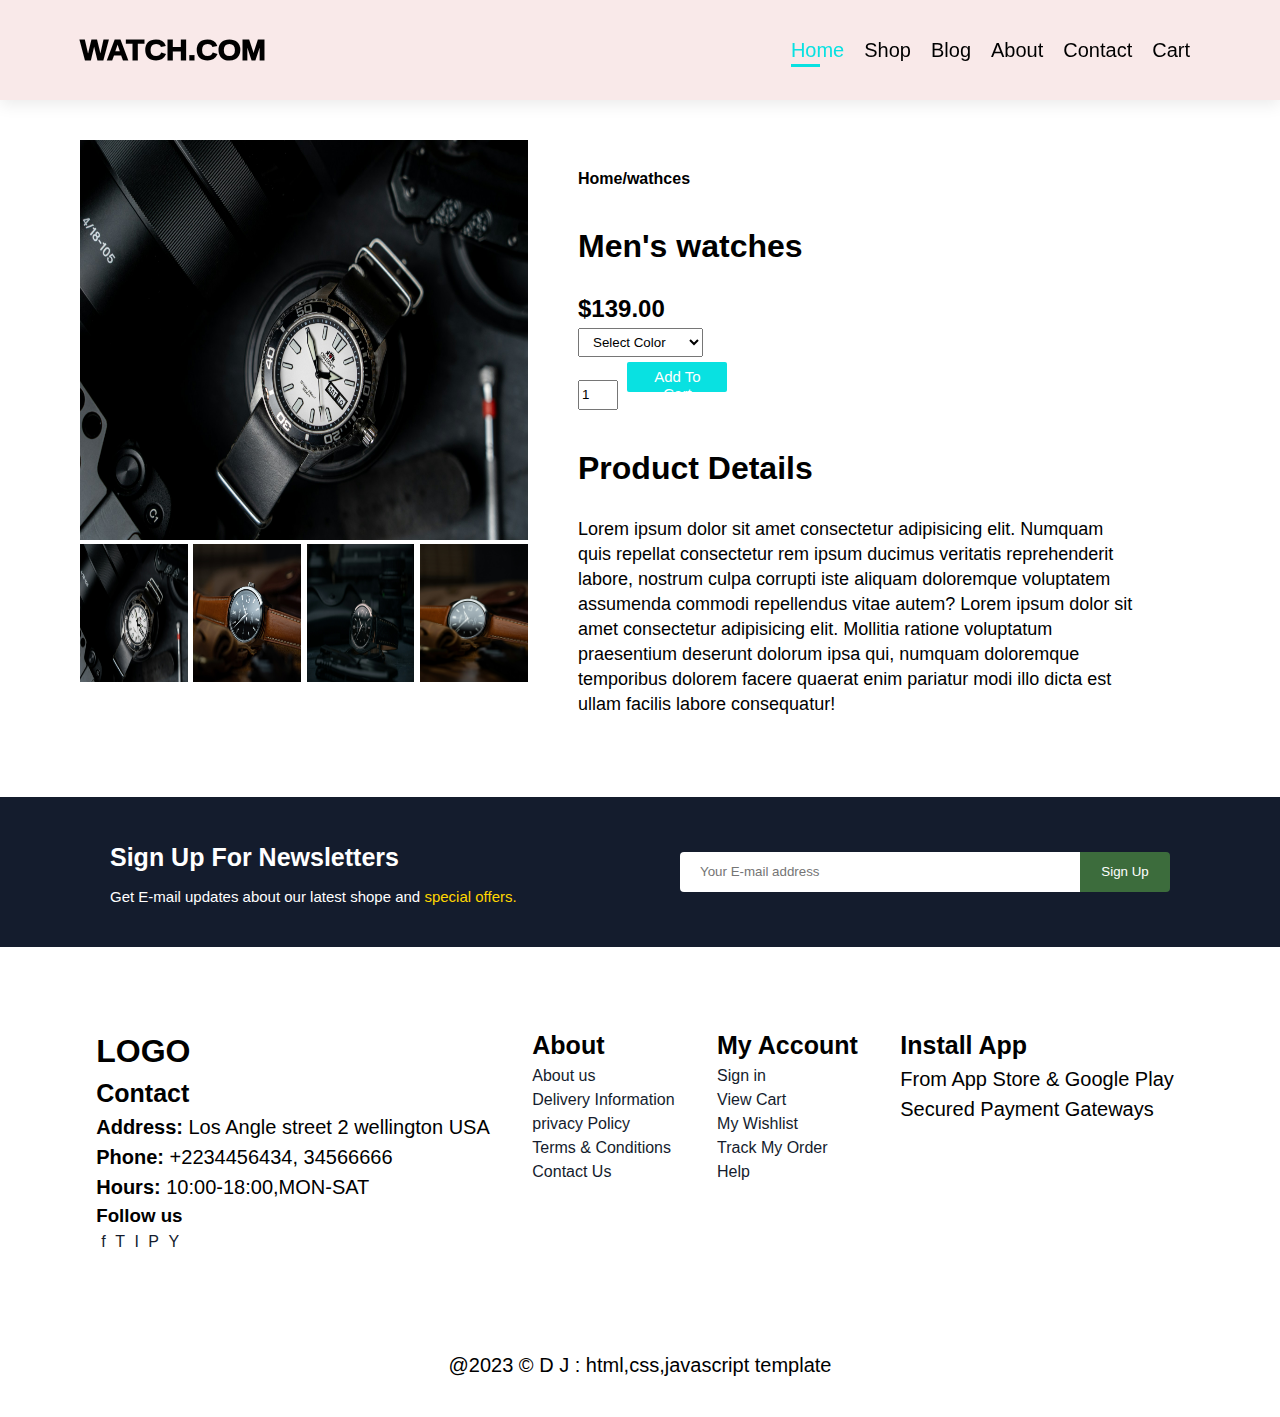
<file: pro_details.html>
<!DOCTYPE html>
<html lang="en">

    <head>
        <meta charset="UTF-8">
        <meta http-equiv="X-UA-Compatible" content="IE=edge">
        <meta name="viewport" content="width=device-width, initial-scale=1.0">
        <title>E-Commerce</title>
        <link rel="stylesheet" href="style.css">
    </head>

    <body>
        <header class="padding">
            <a href="#" class="logo">WATCH.COM</a>

            <nav>
                <ul id="nav">
                    <li><a href="index.html" class="active">Home</a></li>
                    <li><a href="shop.html">Shop</a></li>
                    <li><a href="blog.html">Blog</a></li>
                    <li><a href="about.html">About</a></li>
                    <li><a href="contact.html">Contact</a></li>
                    <li><a href="cart.html" id="cart"> Cart</a></li>
                    <i id="close">close</i>

                </ul>
            </nav>
            <div id="menu">
                <a href="#cart"> Cart</a>
                <i id="menu_bar">Menu</i>
            </div>

        </header>

        <section class="proDetails padding">
            <div class="proImg">
                <img src="images/watches/single_watches/watch16.jpg" width="100%" id="mainImg" alt="img">
                <div class="smallImgGrp">
                    <div class="smallImgCol">
                        <img src="images/watches/single_watches/watch16.jpg" class="smallImg" width="100%" alt="img">
                    </div>
                    <div class="smallImgCol">
                        <img src="images/watches/single_watches/watch13.jpg" class="smallImg" width="100%" alt="img">
                    </div>
                    <div class="smallImgCol">
                        <img src="images/watches/single_watches/watch14.jpg" class="smallImg" width="100%" alt="img">
                    </div>
                    <div class="smallImgCol">
                        <img src="images/watches/single_watches/watch15.jpg" class="smallImg" width="100%" alt="img">
                    </div>
                </div>
            </div>
            <div class="proDet">
                <h4>Home/wathces</h4>
                <h1>Men's watches</h1>
                <h2>$139.00</h2>
                <select>
                    <option selected>Select Color</option>
                    <option>Sky Blue</option>
                    <option>Light green</option>
                    <option>Silver</option>
                    <option>Gold</option>
                    <option>Black & White</option>
                </select>
                <input type="number" name="qty" id="qty" value="1">
                <button>Add To Cart</button>
                <h1>Product Details</h1>
                <p>Lorem ipsum dolor sit amet consectetur adipisicing elit. Numquam quis repellat consectetur rem ipsum
                    ducimus veritatis reprehenderit labore, nostrum culpa corrupti iste aliquam doloremque voluptatem
                    assumenda commodi repellendus vitae autem? Lorem ipsum dolor sit amet consectetur adipisicing elit.
                    Mollitia ratione voluptatum praesentium deserunt dolorum ipsa qui, numquam doloremque temporibus
                    dolorem
                    facere quaerat enim pariatur modi illo dicta est ullam facilis labore consequatur!</p>

            </div>

        </section>

        <section class="newsLetter margin padding">
            <div>
                <h2>Sign Up For Newsletters</h2>
                <p> Get E-mail updates about our latest shope and <span>special offers.</span></p>
            </div>
            <div class="form-1 newsLetter-div2">
                <input placeholder="Your E-mail address" type="text">
                <button>Sign Up</button>
            </div>
        </section>

        <footer class="padding ">
            <div class="col">
                <h1>LOGO</h1>
                <h2>Contact</h2>
                <p><strong>Address:</strong> Los Angle street 2 wellington USA</p>
                <p><strong>Phone:</strong> +2234456434, 34566666</p>
                <p><strong>Hours:</strong> 10:00-18:00,MON-SAT</p>
                <div>
                    <h3>Follow us</h3>
                    <div>
                        <li><a href="#">f</a></li>
                        <li><a href="#">T</a></li>
                        <li><a href="#">I</a></li>
                        <li><a href="#">P</a></li>
                        <li><a href="#">Y</a></li>

                    </div>
                </div>
            </div>
            <div class="col">
                <h2>About</h2>
                <a href="#">About us</a>
                <a href="#">Delivery Information</a>
                <a href="#">privacy Policy</a>
                <a href="#">Terms & Conditions</a>
                <a href="#">Contact Us</a>
            </div>
            <div class="col">
                <h2>My Account</h2>
                <a href="#">Sign in</a>
                <a href="#">View Cart</a>
                <a href="#">My Wishlist</a>
                <a href="#">Track My Order</a>
                <a href="#">Help</a>
            </div>
            <div class="col">
                <h2>Install App</h2>
                <p>From App Store & Google Play</p>

                <p>Secured Payment Gateways</p>
            </div>

        </footer>
        <div class="copyright padding">
            <p> @2023 &copy; D J : html,css,javascript template</p>
        </div>

    </body>
    <script>


        let mainImg = document.getElementById('mainImg');
        let smallImgg = document.querySelectorAll('.smallImg');
        const imgSrc = JSON.parse(localStorage.getItem('imgSrc'));
        if (imgSrc) {
            mainImg.src = imgSrc;
            smallImgg[0].src = imgSrc
        }

        // console.log(mainImg);
        // let product = sessionStorage.getItem('pro');
        // console.log(product);
        // let pro = document.querySelectorAll('.pro');
        // console.log(pro);

        // localStorage.setItem('clickedImage', mainImg);
        // let smallImg = document.querySelectorAll('.smallImg');
        // // console.log(smallImg);

        //  smallImg.forEach((sImg, ind) => {
        //     sImg.addEventListener('click',(e)=>{
        //             mainImg.src = smallImg[ind].src;

        //     })
        //         // sImg.onclick = () => {
        //         //     mainImg.src = smallImg[ind].src;

        //         // }
        //     })
        // for (i = 0; i <= 3; i++) {


        //     smallImg[i].onclick = () => {
        //         mainImg.src = smallImg[i].src;
        //     }
        // }

        // smallImg[0].onclick = () => {
        //     mainImg.src = smallImg[0].src;
        // }

        // smallImg[1].onclick = () => {
        //     mainImg.src = smallImg[1].src;
        // }

        // smallImg[2].onclick = () => {
        //     mainImg.src = smallImg[2].src;
        // }

        // smallImg[3].onclick = () => {
        //     mainImg.src = smallImg[3].src;
        // }

        // let mainImg = document.querySelector('#mainImg')
        // console.log(mainImg);
        // localStorage.setItem('mainImg', document.querySelector('#mainImg'));
        // let mainImg = document.getElementById('mainImg');
        // console.log(mainImg);
    </script>
    <script defer type="text/javascript" src="js.js"></script>

</html>
</file>
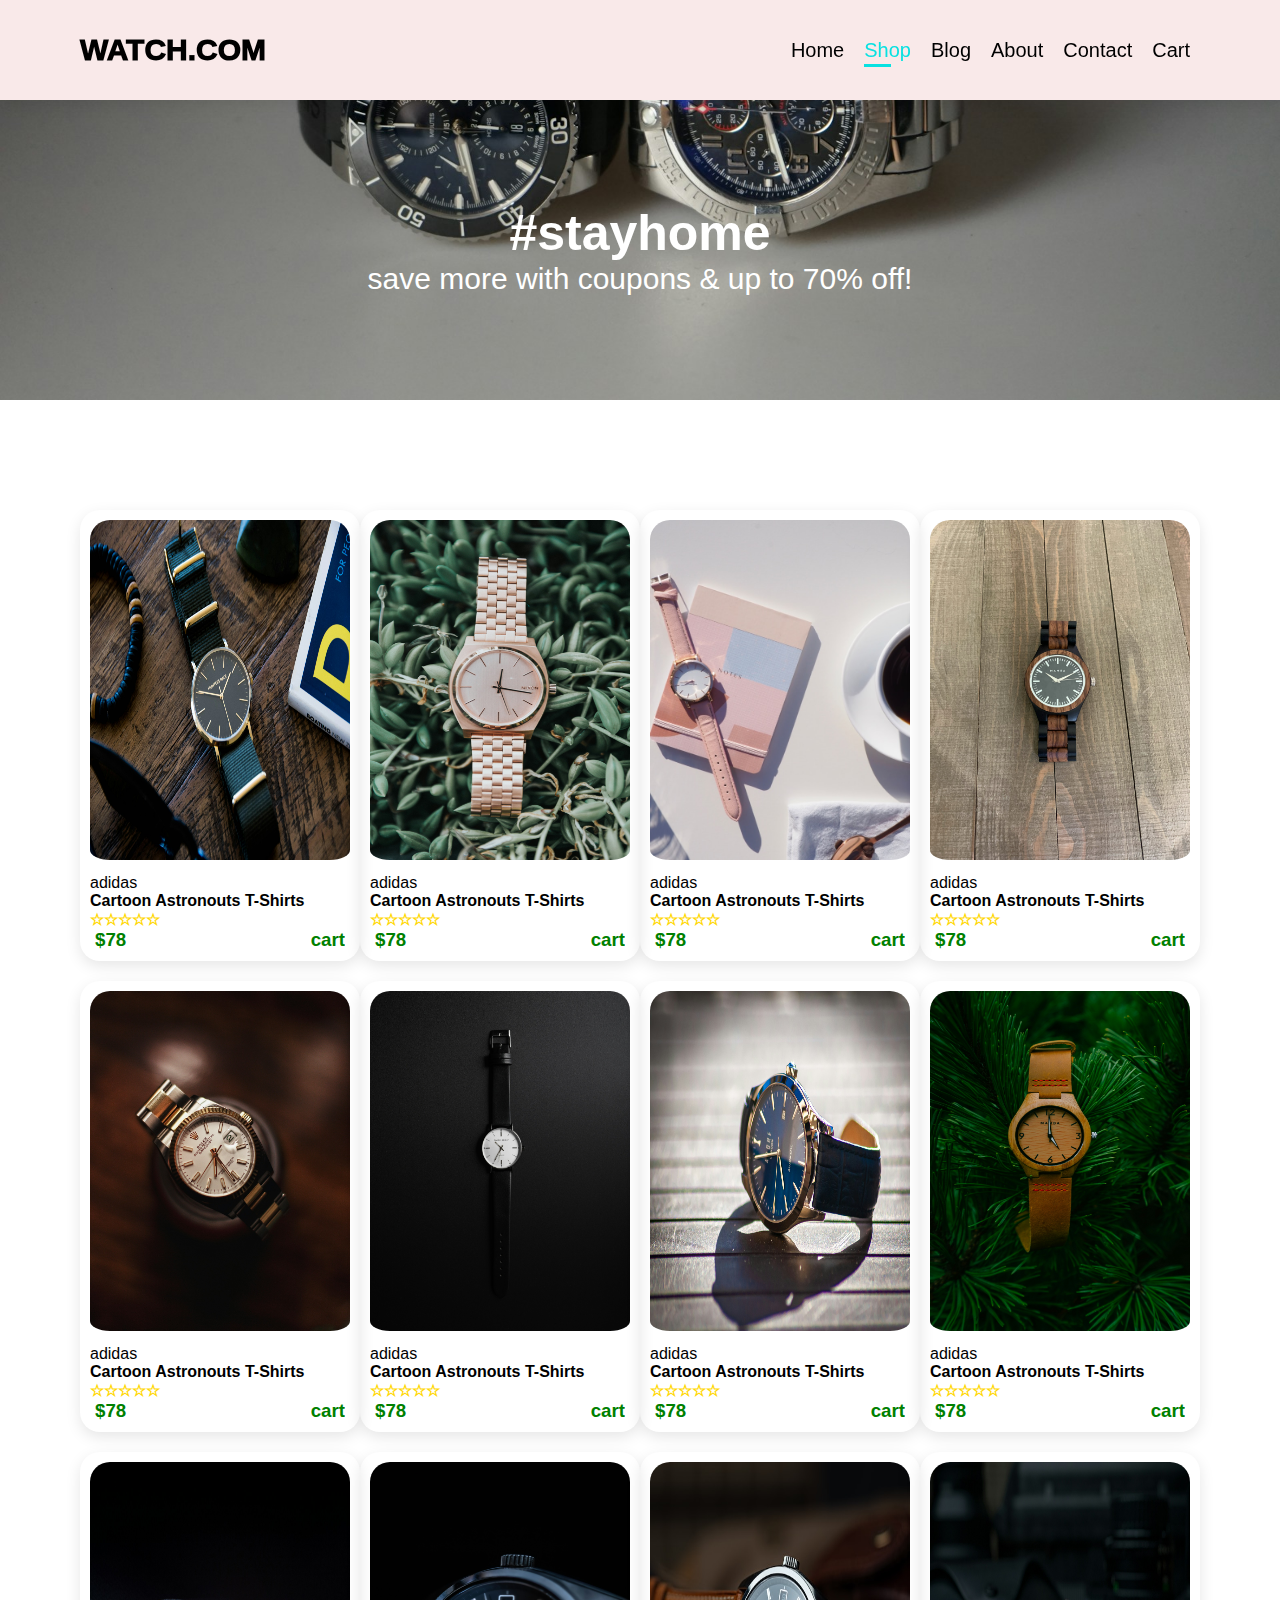
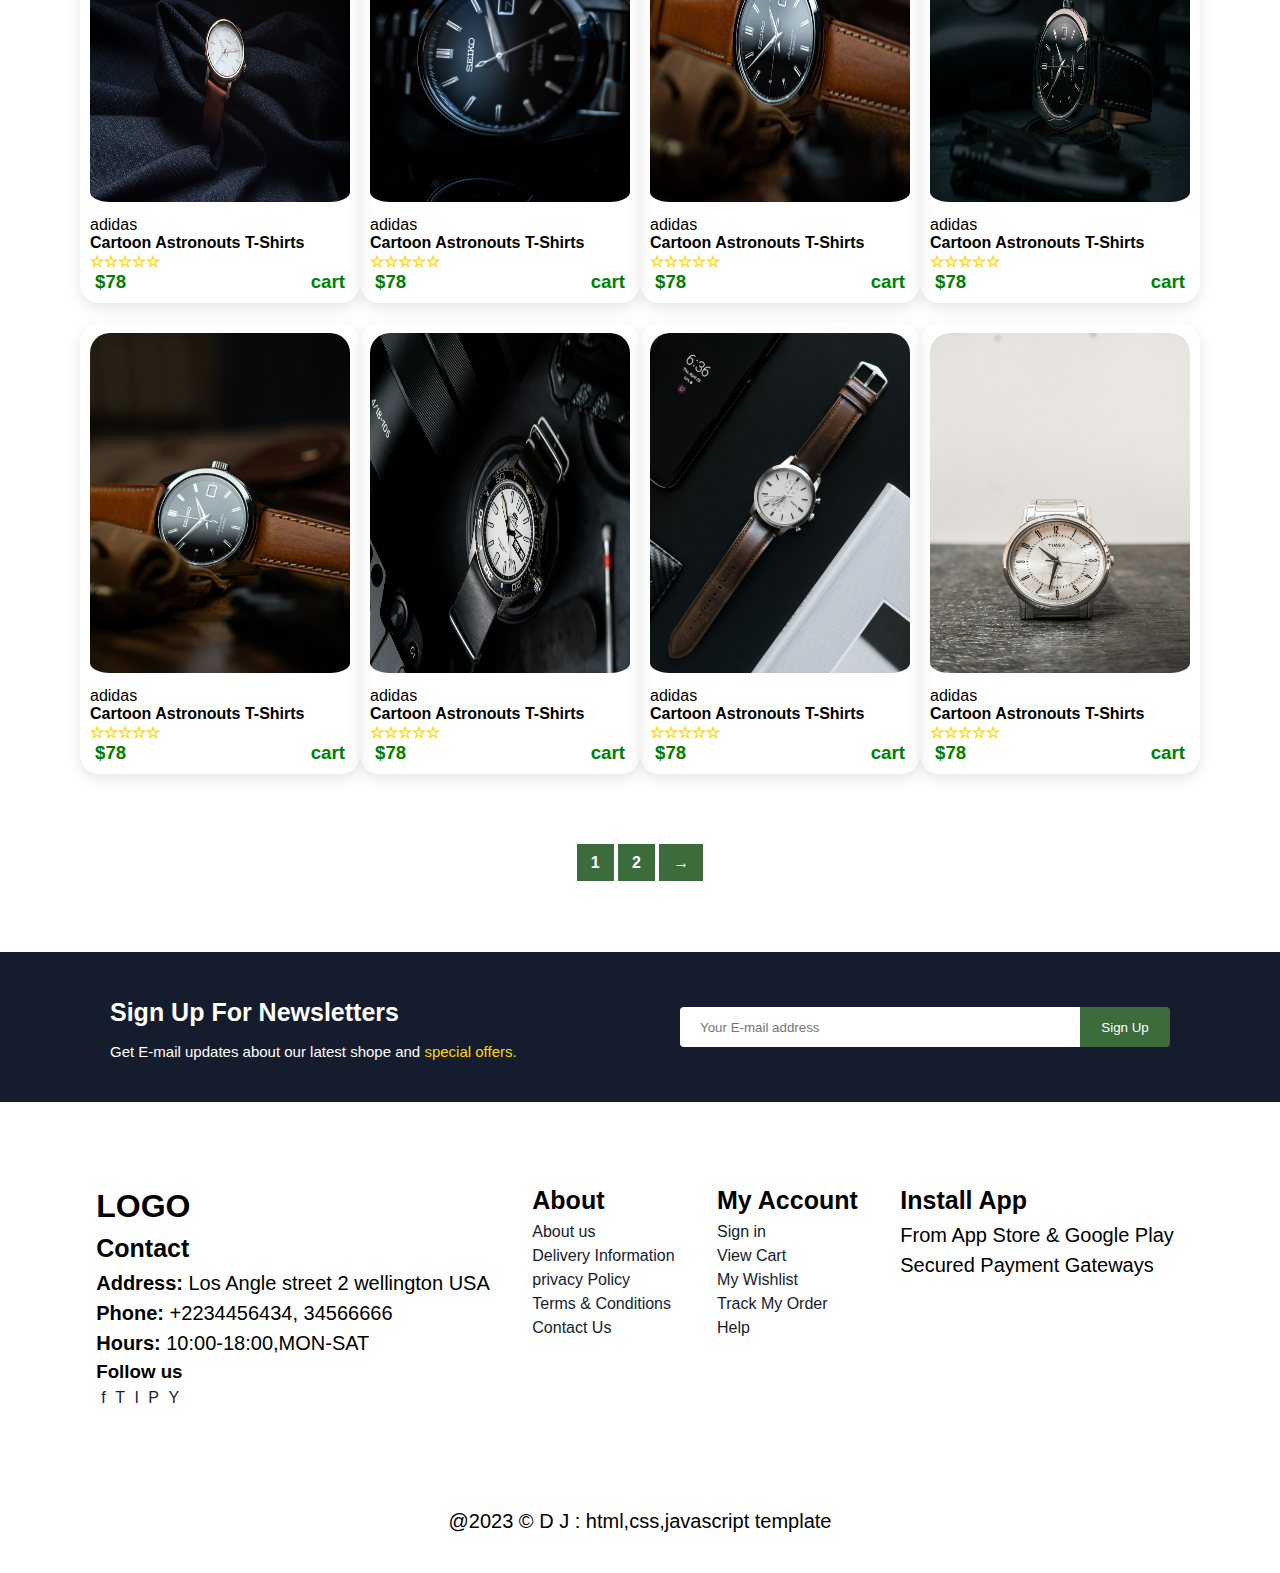
<file: shop.html>
<!DOCTYPE html>
<html lang="en">

    <head>
        <meta charset="UTF-8">
        <meta http-equiv="X-UA-Compatible" content="IE=edge">
        <meta name="viewport" content="width=device-width, initial-scale=1.0">
        <title>E-commerce-shop-page</title>
        <link rel="stylesheet" href="style.css">
    </head>

    <body>
        <header class="padding">
            <a href="#" class="logo">WATCH.COM</a>

            <nav>
                <ul id="nav">
                    <li><a href="index.html">Home</a></li>
                    <li><a href="#shop" class="active">Shop</a></li>
                    <li><a href="blog.html">Blog</a></li>
                    <li><a href="about.html">About</a></li>
                    <li><a href="contact.html">Contact</a></li>
                    <li><a href="cart.html" id="cart"> Cart</a></li>
                    <i id="close">close</i>

                </ul>
            </nav>
            <div id="menu">
                <a href="#cart"> Cart</a>
                <i id="menu_bar">Menu</i>
            </div>

        </header>
        <section class="shop-header  ">
            <h1>#stayhome</h1>
            <p>save more with coupons & up to 70% off!</p>

        </section>

        <section class="feature-products padding">

            <div class="product-box">
                <div class="product">
                    <img src="images/watches/single_watches/watch1.jpg" class="pro" alt="img">
                    <p>adidas</p>
                    <h4 id="product-name" class="product-name">Cartoon Astronouts T-Shirts</h4>
                    <span class="star">&star;&star;&star;&star;&star;</span>

                    <h3 class="price">$78 <span class="cart">cart</span></h3>
                </div>
                <div class="product">
                    <img src="images/watches/single_watches/watch2.jpg" class="pro" alt="img">
                    <p>adidas</p>
                    <h4 id="product-name" class="product-name"> Cartoon Astronouts T-Shirts</h4>
                    <span class="star">&star;&star;&star;&star;&star;</span>

                    <h3 class="price">$78 <span class="cart">cart</span></h3>
                </div>
                <div class="product">
                    <img src="images/watches/single_watches/watch3.jpg" class="pro" alt="img">
                    <p>adidas</p>
                    <h4 id="product-name" class="product-name"> Cartoon Astronouts T-Shirts</h4>
                    <span class="star">&star;&star;&star;&star;&star;</span>
                    <h3 class="price">$78 <span class="cart">cart</span></h3>
                </div>
                <div class="product">
                    <a href="pro_details.html"><img src="images/watches/single_watches/watch9.jpg" alt=""></a>
                    <p>adidas</p>
                    <h4 id="product-name" class="product-name"> Cartoon Astronouts T-Shirts</h4>
                    <span class="star">&star;&star;&star;&star;&star;</span>
                    <h3 class="price">$78 <span class="cart">cart</span></h3>
                </div>
                <div class="product">
                    <a href="pro_details.html"><img src="images/watches/single_watches/watch5.jpg" alt=""></a>
                    <p>adidas</p>
                    <h4 id="product-name" class="product-name"> Cartoon Astronouts T-Shirts</h4>
                    <span class="star">&star;&star;&star;&star;&star;</span>
                    <h3 class="price">$78 <span class="cart">cart</span></h3>
                </div>
                <div class="product">
                    <a href="pro_details.html"><img src="images/watches/single_watches/watch10.jpg" alt=""></a>
                    <p>adidas</p>
                    <h4 id="product-name" class="product-name"> Cartoon Astronouts T-Shirts</h4>
                    <span class="star">&star;&star;&star;&star;&star;</span>
                    <h3 class="price">$78 <span class="cart">cart</span></h3>
                </div>
                <div class="product">
                    <a href="pro_details.html"><img src="images/watches/single_watches/watch7.jpg" alt=""></a>
                    <p>adidas</p>
                    <h4 id="product-name" class="product-name"> Cartoon Astronouts T-Shirts</h4>
                    <span class="star">&star;&star;&star;&star;&star;</span>
                    <h3 class="price">$78 <span class="cart">cart</span></h3>
                </div>
                <div class="product">
                    <a href="pro_details.html"><img src="images/watches/single_watches/watch8.jpg" alt=""></a>
                    <p>adidas</p>
                    <h4 id="product-name" class="product-name"> Cartoon Astronouts T-Shirts</h4>
                    <span class="star">&star;&star;&star;&star;&star;</span>
                    <h3 class="price">$78 <span class="cart">cart</span></h3>
                </div>
                <div class="product">
                    <a href="pro_details.html"><img src="images/watches/single_watches/watch21.jpg" alt=""></a>
                    <p>adidas</p>
                    <h4> Cartoon Astronouts T-Shirts</h4>
                    <span class="star">&star;&star;&star;&star;&star;</span>

                    <h3 class="price">$78 <span>cart</span></h3>
                </div>
                <div class="product">
                    <a href="pro_details.html"><img src="images/watches/single_watches/watch12.jpg" alt=""></a>
                    <p>adidas</p>
                    <h4> Cartoon Astronouts T-Shirts</h4>
                    <span class="star">&star;&star;&star;&star;&star;</span>

                    <h3 class="price">$78 <span>cart</span></h3>
                </div>
                <div class="product">
                    <a href="pro_details.html"><img src="images/watches/single_watches/watch13.jpg" alt=""></a>
                    <p>adidas</p>
                    <h4> Cartoon Astronouts T-Shirts</h4>
                    <span class="star">&star;&star;&star;&star;&star;</span>
                    <h3>$78 <span>cart</span></h3>
                </div>
                <div class="product">
                    <a href="pro_details.html"><img src="images/watches/single_watches/watch14.jpg" alt=""></a>
                    <p>adidas</p>
                    <h4> Cartoon Astronouts T-Shirts</h4>
                    <span class="star">&star;&star;&star;&star;&star;</span>
                    <h3>$78 <span>cart</span></h3>
                </div>
                <div class="product">
                    <a href="pro_details.html"><img src="images/watches/single_watches/watch15.jpg" alt=""></a>
                    <p>adidas</p>
                    <h4> Cartoon Astronouts T-Shirts</h4>
                    <span class="star">&star;&star;&star;&star;&star;</span>
                    <h3>$78 <span>cart</span></h3>
                </div>
                <div class="product">
                    <a href="pro_details.html"><img src="images/watches/single_watches/watch16.jpg" alt=""></a>
                    <p>adidas</p>
                    <h4> Cartoon Astronouts T-Shirts</h4>
                    <span class="star">&star;&star;&star;&star;&star;</span>
                    <h3>$78 <span>cart</span></h3>
                </div>
                <div class="product">
                    <a href="pro_details.html"><img src="images/watches/single_watches/watch19.jpg" alt=""></a>
                    <p>adidas</p>
                    <h4> Cartoon Astronouts T-Shirts</h4>
                    <span class="star">&star;&star;&star;&star;&star;</span>
                    <h3>$78 <span>cart</span></h3>
                </div>
                <div class="product">
                    <a href="pro_details.html"><img src="images/watches/single_watches/watch20.jpg" alt=""></a>
                    <p>adidas</p>
                    <h4> Cartoon Astronouts T-Shirts</h4>
                    <span class="star">&star;&star;&star;&star;&star;</span>
                    <h3>$78 <span>cart</span></h3>
                </div>
            </div>
        </section>
        <section id="pagination" class=" padding pagination">
            <a href="#1">1</a>
            <a href="#2">2</a>
            <a href="#3">&RightArrow;</a>

        </section>
        <section class="newsLetter margin padding">
            <div>
                <h2>Sign Up For Newsletters</h2>
                <p> Get E-mail updates about our latest shope and <span>special offers.</span></p>
            </div>
            <div class="form-1 newsLetter-div2">
                <input placeholder="Your E-mail address" type="text">
                <button>Sign Up</button>
            </div>
        </section>


        <footer class="padding ">
            <div class="col">
                <h1>LOGO</h1>
                <h2>Contact</h2>
                <p><strong>Address:</strong> Los Angle street 2 wellington USA</p>
                <p><strong>Phone:</strong> +2234456434, 34566666</p>
                <p><strong>Hours:</strong> 10:00-18:00,MON-SAT</p>
                <div>
                    <h3>Follow us</h3>
                    <div>
                        <li><a href="#">f</a></li>
                        <li><a href="#">T</a></li>
                        <li><a href="#">I</a></li>
                        <li><a href="#">P</a></li>
                        <li><a href="#">Y</a></li>

                    </div>
                </div>
            </div>
            <div class="col">
                <h2>About</h2>
                <a href="#">About us</a>
                <a href="#">Delivery Information</a>
                <a href="#">privacy Policy</a>
                <a href="#">Terms & Conditions</a>
                <a href="#">Contact Us</a>
            </div>
            <div class="col">
                <h2>My Account</h2>
                <a href="#">Sign in</a>
                <a href="#">View Cart</a>
                <a href="#">My Wishlist</a>
                <a href="#">Track My Order</a>
                <a href="#">Help</a>
            </div>
            <div class="col">
                <h2>Install App</h2>
                <p>From App Store & Google Play</p>

                <p>Secured Payment Gateways</p>
            </div>

        </footer>
        <div class="copyright padding">
            <p> @2023 &copy; D J : html,css,javascript template</p>
        </div>

    </body>
    <script type="text/javascript" src="js.js"></script>

</html>
</file>
<file: style.css>
* {
    margin: 0;
    padding: 0;
    box-sizing: border-box;
    font-family: 'Franklin Gothic Medium', 'Arial Narrow', Arial, sans-serif;
}

/* html {
    /* font-size: 62.5%; 
} */

body {

    width: 100%;

}

.margin {
    margin: 40px 0;

}

.padding {
    padding: 40px 80px;
}

/* header section start  */

header {
    display: flex;
    align-items: center;
    justify-content: space-between;
    height: 100px;
    background-color: #f9e9e9;
    box-shadow: 0 5px 15px rgba(0, 0, 0, 0.08);
    position: sticky;
    top: 0;
    left: 0;
    z-index: 1;

}

header .logo {
    text-decoration: none;
    color: #000000;
    font-size: 30px;
    font-weight: 1000;
}

header form input {
    padding: 7px;
    height: 30px;
    width: 200px;
    border-radius: 5px;
    outline: none;
    border: none;
    color: #09e1e1;
    font-size: 15px;

}


nav #nav {
    display: flex;
    /* justify-content: center;
    align-items: center; */

}

nav #nav li {

    list-style: none;
    padding: 0px 10px;
    position: relative;
}



nav ul li a {
    text-decoration: none;
    color: #000000;
    font-size: 20px;
    transition: all ease .3s;
}

nav ul li a:hover,
nav ul li a.active {
    color: #09e1e1;
}

nav ul li a.active::after,
nav ul li a:hover::after {
    content: '';
    height: 3px;
    width: 40%;
    bottom: -5px;
    left: 10px;
    background-color: #09e1e1;
    position: absolute;
    transition: all ease .5s;
}

#menu {
    display: none;
}

#close {
    display: none;
}

/* hero section start */

.hero {
    background-image: url(images/watches/banner/jess-bailey-rBh0T1QaC1Q-unsplash.jpg);
    background-repeat: no-repeat;
    background-position: top 100% right 0;
    background-size: cover;
    height: 90vh;
    width: 100%;
    display: flex;
    flex-direction: column;
    align-items: flex-start;
    padding: 200px 200px;
    font-size: 200%;
    line-height: 1.3;
}

.hero h1 {
    color: #d5314d;
}

.hero button {
    background: none;
    border: none;
    padding: 5px 20px;
    background-color: #09e1e1;
    border-radius: 5px;
    margin-top: 20px;
    cursor: pointer;
    transition: all ease .5s;
    box-shadow: 0 5px 15px rgba(0, 0, 0, 0.10);

}

.hero button a {
    color: #fff;
    font-weight: 700;
    font-size: 15px;
    text-decoration: none;
}

.hero button:hover {
    box-shadow: 2px 1px 15px rgba(0, 0, 0, 0.5);
    transform: scale(.95, .95);
    /* transform: rotate(360deg); */
}

/* feature section start */

.feature {
    display: flex;
    align-items: center;
    justify-content: space-around;
    flex-wrap: wrap;

}

.fe-box {
    width: 180px;
    text-align: center;
    margin-top: 15px;
    padding: 25px 15px;
    box-shadow: 0 5px 15px rgba(0, 0, 0, 0.08);
    transition: all ease .5s;
    cursor: pointer;
    border-radius: 10px;
}

.fe-box:hover {
    box-shadow: 2px 1px 15px rgba(0, 0, 0, 0.5);
}

.fe-box img {
    height: 180px;
    width: 100%;
    border-radius: 10px;
}

.fe-box h6 {
    padding: 8px 15px;
    display: inline-block;
    margin-top: 10px;
    background-color: lightpink;
    border-radius: 5px;
    font-size: 15px;
}

.fe-box:nth-child(2) h6 {
    background-color: lightblue;
}

.fe-box:nth-child(3) h6 {
    background-color: lightgreen;
}

.fe-box:nth-child(4) h6 {
    background-color: lightcyan;
}

.fe-box:nth-child(5) h6 {
    background-color: lightcoral;
}

.fe-box:nth-child(6) h6 {
    background-color: lightgoldenrodyellow;
}


/* feature product section start */

.feature-products {
    display: flex;
    flex-direction: column;
    align-items: center;
    justify-content: center;

}

.feature-products h1 {
    font-size: 50px;
}

.feature-products p {
    /* font-size: 50px; */
    font-weight: 400;

}

.feature-products .product-box {
    margin-top: 50px;
    display: flex;
    flex-wrap: wrap;
    align-items: center;
    justify-content: space-around;

}

.feature-products .product-box .product {

    padding: 10px;
    width: 280px;
    box-shadow: 0 5px 15px rgba(0, 0, 0, 0.10);
    border-radius: 20px;
    margin-top: 20px;

    cursor: pointer;

}

.feature-products .product-box .product:hover {
    box-shadow: 0 5px 15px rgba(0, 0, 0, 0.20);
}

.feature-products .product-box .product img {
    width: 100%;
    height: 350px;
    border-radius: 20px;
    padding-bottom: 10px;
}

.feature-products .product-box .product .star {
    font-weight: 1000;
    color: gold;
    /* background-color: gold; */
}

.feature-products .product-box .product h3 {
    display: flex;
    justify-content: space-between;
    color: green;
    padding: 0 5px;
    margin-bottom: 0;

}

/*  
/* banner section start */

.banner {
    background-image: url(images/watches/banner/amin-hasani-uDSMTV06s4U-unsplash.jpg);
    background-position: top 30% right 30%;
    background-size: cover;
    display: flex;
    flex-direction: column;
    align-items: center;
    justify-content: center;
    height: 300px;
    width: 100%;
    line-height: 2;
    text-align: center;

}

.banner h4 {
    color: #fff;
    font-size: 20px;
}

.banner h1 {
    color: #fff;
    font-size: 40px;
}

.banner h1 span {
    color: #ff0000;
    /* font-size: 20px; */
}

.banner button {
    /* color: ; */
    font-size: 20px;
    background-color: #fff;
    padding: 10px 20px;
    border: none;
    border-radius: 5px;
    transition: all ease .5s;
    cursor: pointer;

}

.banner button:hover {
    background-color: #2c622c;
    color: #fff;

}

/* banner2 section start */

.banner2 {
    display: flex;
    justify-content: space-around;
    flex-wrap: wrap;


}

.banner2 .bannerBox {
    display: flex;
    flex-direction: column;
    align-items: flex-start;
    justify-content: center;
    padding: 30px;
    min-width: 45%;
    height: 50vh;
    background-image: url(images/watches/banner/phil-monte-kf01B7c4XPo-unsplash.jpg);
    background-color: #141c2d;
    background-position: center;
    background-size: cover;
    color: #fff;
    font-size: 150%;
    margin-top: 10px;
}

/* .banner2 .bannerBox2 {
    background-image: url(images/img_3.jpg);
    background-color: #3c3636; 
} */

.banner2 .bannerBox button {
    background-color: transparent;
    border: solid 1px #fff;
    color: #fff;
    padding: 10px 18px;
    font-size: 20px;
    margin-top: 10px;
    transition: all ease .5s;
}

.banner2 .bannerBox:hover button {

    background-color: #2c622c;
}



/* banner cards section start */
.banner-cards {
    display: flex;
    align-items: center;
    justify-content: space-around;
    flex-wrap: wrap;
}

.banner-cards .banner-card {
    display: flex;
    flex-direction: column;
    align-items: flex-start;
    justify-content: center;
    background-image: url(images/watches/banner/michael-surazhsky-cZD_FY_Kv2o-unsplash.jpg);
    background-position: center;
    background-size: cover;
    background-repeat: no-repeat;
    width: 385px;
    height: 200px;
    padding: 0 20px;
    color: #ffffff;
    margin-top: 5px;

}


.banner-cards .banner-card p {
    color: #ff0000;
}

/* newsletter section start */

.newsLetter {
    display: flex;
    align-items: center;
    justify-content: space-between;
    flex-wrap: wrap;
    /* width: 100%; */
    height: 150px;
    background-color: #141c2d;
    padding: 0 110px;
}

.newsLetter div {

    /* background-color: rebeccapurple; */
    /* width: 40%; */
    font-size: 25px;
    line-height: 2;
    color: #fff;
}


.newsLetter div p {
    font-size: 15px;
}

.newsLetter div p span {
    color: #ffd700;
}

.newsLetter div h2 {
    font-size: 25px;

}

.newsLetter .form-1 {
    display: flex;

}

.newsLetter div input {
    border: none;
    background-color: #fff;
    width: 400px;
    padding-left: 20px;
    height: 40px;
    border-radius: 4px;
    border-top-right-radius: 0;
    border-bottom-right-radius: 0;
    outline: none;


}

.newsLetter div button {
    width: 90px;
    height: 40px;
    background-color: #3c6c3c;
    border: none;
    border-radius: 4px;
    color: #fff;
    border-top-left-radius: 0;
    border-bottom-left-radius: 0;
    cursor: pointer;
    font-weight: 400;
    outline: none;
}

/* footer section start */

footer {
    display: flex;
    flex-wrap: wrap;
    justify-content: space-around;
}

footer .col {
    display: flex;
    flex-direction: column;
    align-items: flex-start;
    margin: 0 10px 20px 0;
    line-height: 1.5;


}

footer .col h2 {

    font-size: 25px;
}

footer .col p {
    font-size: 20px;
    font-weight: 300p;
}

footer .col li {
    display: inline-block;
    margin-left: 5px;
}

footer .col a {
    text-decoration: none;
    color: #141c2d;


}

.copyright {
    text-align: center;
    font-size: 20px;

}

/* shop page style start */

.shop-header {
    background-image: url(images/watches/banner/jonas-b-AVSxYIcBxoM-unsplash.jpg);
    background-size: cover;
    background-position: right 100%;
    width: 100%;
    height: 300px;
    display: flex;
    flex-direction: column;
    justify-content: center;
    align-items: center;
    text-align: center;

}

.shop-header h1 {
    font-size: 50px;
    color: #fff;

}

.shop-header p {
    font-size: 30px;
    color: #fff;

}

.pagination {
    text-align: center;
}

.pagination a {
    text-decoration: none;
    padding: 10px 14px;
    color: #fff;
    background-color: #3c6c3c;
    font-weight: 600;
    font-size: 16px;
}

/* proDetails section start */

.proDetails {
    display: flex;
    /* justify-content: space-around; */

}

.proDetails .proImg {

    width: 40%;
    margin-right: 50px;

}

.proDetails .proImg #mainImg {

    height: 400px;

}

.proDetails .proImg .smallImgGrp {
    display: flex;
    justify-content: space-between;

}

.smallImgCol {
    flex-basis: 24%;
    cursor: pointer;
}

.smallImgCol img {
    height: 100%;
}

.proDetails .proDet {
    width: 50%;
    padding-top: 30px;
}


.proDetails .proDet h1 {
    padding-bottom: 30px;
    padding-top: 40px;
}

.proDetails .proDet h3 {
    padding-bottom: 10px;
}

.proDetails .proDet select {
    display: block;
    padding: 5px 10px;
    outline: none;
    margin: 5px 0;
}

.proDetails .proDet input {
    width: 40px;
    height: 30px;
    outline: none;
    padding: 2px;
}

.proDetails .proDet button {
    width: 100px;
    height: 30px;
    outline: none;
    padding: 6px 12px;
    color: #fff;
    background-color: #09e1e1;
    border: none;
    border-radius: 2px;
    margin: 0 5px;
    font-size: 15px;
}

.proDetails .proDet p {
    line-height: 25px;
    font-size: 18px;
}

/* blog page start */

.shop-header.blog-header {
    background-image: url(images/watches/banner/__-drz-__-pD_BtL20y48-unsplash.jpg);
    background-position: 40%;


}

.blog {
    padding: 150px 150px 0 150px;
    z-index: -10;
    display: flex;
    flex-direction: column;
}

.blog .blog-box {
    display: flex;
    align-items: center;
    position: relative;
    margin-bottom: 100px;
}

.blog .blog-box .blog-img {
    width: 50%;
    margin-right: 40px;
}

.blog .blog-box .blog-img img {
    width: 100%;
    height: 300px;
    object-fit: cover;

}

.blog .blog-detail {
    width: 50%;
    margin-right: 40px;
}

.blog .blog-detail p {
    width: 80%;
    font-size: 18px;
    font-weight: 200;
    margin: 15px 0;

    /* line-height: 2; */
}

.blog .blog-detail a {

    line-height: 1.5;
    text-decoration: none;
    color: #000;
    position: relative;
    font-weight: 800;
}

.blog .blog-detail a::after {
    content: "";
    width: 50px;
    height: 2px;
    background-color: #000;
    position: absolute;
    top: 10px;
    right: -60px;

}


.blog .behind-text {
    position: absolute;
    top: -63px;
    left: 0px;
    font-size: 50px;
    font-weight: 600;
    z-index: -9;
    color: #c7daeb;

}

/* about page start */

.shop-header.about-header {
    background-image: url(images/watches/banner/lumensoft-technologies-kQM9ObRTdWY-unsplash.jpg);

}

.about {
    display: flex;
    align-items: center;
    justify-content: space-around;

}

.about .about-img {
    width: 45%;
    height: 700px;
}

.about .about-img img {
    width: 100%;
    height: 100%;
}

.about .about-detail {

    width: 45%;

}

.about .about-detail h1 {
    font-size: 50px;
    margin-bottom: 20px;
}

.about .about-detail p {
    font-size: 20px;
    margin-bottom: 20px;
}

.about-video {
    text-align: center;
}

.about-video h1 {
    font-size: 50px;
}

.about-video div {
    width: 50%;
    height: 800px;
    margin: 50px auto 0 auto;


}

.about-video div img {
    width: 100%;
    height: 100%;
    /* background-size: cover; */
    background-position: top 30%;
    border-radius: 20px;

}

/* contact page start */

.shop-header.contact-header {
    background-image: url(images/watches/banner/phil-monte-kf01B7c4XPo-unsplash.jpg)
}

.contact {
    display: flex;
    align-items: center;
    justify-content: space-between;
}

.contact .contact-detail {
    width: 50%;

}

.contact .contact-detail h1,
.contact .contact-detail h3,
.contact .contact-detail h4 {
    margin: 20px 0;
}

.contact .contact-detail h1 {
    font-size: 40px;
}

.contact .contact-detail h4 {
    font-size: 20px;
    font-weight: 200;
}


.contact .contact-map {
    width: 50%;
    height: 400px;
    /* border: solid .5px rgba(0, 0, 0, .2); */

}

/* .form {
    display: flex;
} */

.form {
    display: flex;
    /* justify-content: space-between; */
    border: solid #000 1px;
    margin: 0 30px;
    /* justify-content: center; */
    align-items: center;
}

.form form {
    display: flex;
    flex-direction: column;
    align-items: flex-start;
    width: 60%;
}

.form form span,
.form form h1,
.form form input,
.form form textarea {
    outline: none;
    resize: none;
    width: 100%;
    padding: 15px 20px;
    margin-bottom: 20px;
}

.form form button {
    font-size: 15px;
    background-color: #3c6c3c;
    padding: 10px 20px;
    border: none;
    border-radius: 2px;
    cursor: pointer;
    color: #fff;

}

.form .members {
    width: 40%;
    margin-left: 20px;
}

.form .members div {
    display: flex;
    margin-top: 20px;
    /* justify-content: center; */
    align-items: center;
}

.form .members div img {
    width: 100px;
    border-radius: 50%;
    object-fit: cover;
    margin-right: 20px;

}

.form .members div p span {
    display: block;
    font-size: 25px;
    font-weight: 600;


}

/* cart page start */
.cart {
    overflow-x: auto;
}

.shop-header.cart-header {
    background-image: url(images/watches/banner/shahrukh-rehman-05IxAEjVNl0-unsplash.jpg)
}

.cart table {
    /* width: 100%; */
    text-align: center;
}

.cart table thead tr {
    margin-bottom: 50px;
}

.cart table thead tr td {
    text-transform: uppercase;
    font-weight: 700;
    border: 1px solid #c7daeb;
    border-left: none;
    border-right: none;
    padding: 10px 10px;
}

.cart table tbody img {
    width: 70px;
}

.cart table tbody tr td {
    padding-top: 20px;
}

.cart table tbody tr td input {
    width: 70px;
    height: 30px;
    padding: 0 10px;
}

.cart-total {
    display: flex;
    flex-wrap: wrap;
    justify-content: space-between;

}

.cart-total .coupon {
    width: 50%;
}

.cart-total .coupon input {
    margin-top: 20px;
    width: 60%;
    outline: none;
    padding: 10px 15px;
    border: 1px solid #c3bcbc;


}

.cart-total .coupon button {
    margin-right: 10px;
    outline: none;
    padding: 10px 20px;
    background-color: #2c622c;
    color: #fff;
    border: none;
    cursor: pointer;


}

.cart-total .total {
    width: 50%;
    border: 1px solid #c3bcbc;
    padding: 20px 30px;
}

.cart-total .total table {
    margin: 20px 0 20px 0;
    border-collapse: collapse;

}

.cart-total .total table tr td {
    border: 1px solid #c3bcbc;
    width: 300px;
    padding: 10px 15px;

}

.cart-total .total table tr {
    border: 1px solid #c3bcbc;
    width: 300px;
    padding: 10px 15px;

}


.cart-total .total button {
    padding: 10px 20px;
    font-size: 20px;
    background-color: #2c622c;
    border: none;
    color: #fff;
    cursor: pointer;
}

.cart-total .total table tr:nth-child(3) {
    font-weight: 700;
    font-size: large;

}


/* .cart-total .total table tr td {
    border: 1px solid #141c2d;
} */


/* responsive media query  */

@media screen and (max-width: 790px) {


    #nav {

        display: flex;
        flex-direction: column;
        align-items: flex-start;
        justify-content: flex-start;
        position: fixed;
        top: 0;
        right: -300px;
        height: 100vh;
        width: 300px;
        background-color: #f6f3f3;
        box-shadow: 0 40px 60px rgba(0, 0, 0, 0.1);
        padding: 80px 0 0 20px;
        transition: all ease .5s;
    }

    #nav #cart {
        display: none;
    }

    #nav.active {
        right: 0px;
    }

    #nav li {
        margin: 5px 0;
    }

    #menu {
        display: flex;
        align-items: center;
        cursor: pointer;
    }

    #menu a,
    #menu i {
        text-decoration: none;
        font-size: 20px;
        color: #000000;
        padding: 0 10px;
    }

    #close {
        display: flex;
        position: absolute;
        color: #000000;
        font-size: 20px;
        top: 30px;
        left: 30px;
        cursor: pointer;
    }

    /* hero section */
    .hero {
        justify-content: center;
        padding: 0 80px;
        font-size: 150%;
        height: 70vh;
        background-position: top 30% right 30%;

    }

    /* feature section */
    .feature {
        justify-content: center;
    }

    .fe-box {
        margin: 15px;

    }

    /* banner section */
    .banner {
        height: 200px;
    }

    .banner h1 {
        color: #fff;
        font-size: 30px;
    }

    /* banner2 section */
    .banner2 .bannerBox {
        width: 100%;
        height: 50vh;
        line-height: 2;
        padding: 40px 90px;
        font-size: 110%;

    }

    /* banner-card section */

    .banner-cards {
        justify-content: center;
        flex-direction: column;
    }

    .banner-cards .banner-card {
        width: 90%;
        height: 200px;
        margin-top: 5px;
        background-position: top 25% left 25%;

    }

    /* newsletter section */
    .newsLetter {
        flex-direction: column;
        align-items: flex-start;
        justify-content: center;
        height: 200px;
        padding: 0 50px;
    }

    .newsLetter-div2 {
        margin-top: 20px;
    }

    .newsLetter div input {

        width: 200px;
        outline: none;
    }



    /* blog page start */

    .blog {
        padding: 100px 20px 0 20px;
    }


    .shop-header p {
        font-size: 20px;
        color: #fff;
    }

    .shop-header h1 {
        font-size: 50px;
        color: #fff;
    }

    .blog .blog-detail p {
        width: 100%;

    }


    .blog .behind-text {

        top: -45px;
        font-size: 35px;


    }

    /* about page start */
    .about {
        flex-direction: column;
        text-align: center;

    }

    .about .about-img {
        width: 100%;
    }

    .about .about-detail {
        margin-top: 50px;
        width: 100%;
    }

    .about .about-detail h1 {
        font-size: 40px;
        margin-bottom: 20px;
    }

    .about-video h1 {
        font-size: 40px;
    }

    /* contact page start */

    .contact.padding {
        padding: 40px 20px;
    }

    .form {
        flex-direction: column;
    }

    .form form {
        width: 100%;
        /* justify-content: center; */
        /* align-items: center; */
        /* margin-left: 20px; */
    }

    .form .members {
        width: 100%;
        /* justify-content: center; */
        align-items: center;
        /* margin-left: 20px; */
    }

    .form .members div {
        width: 100%;
        justify-content: center;
        align-items: center;

        /* margin-left: 20px; */
    }

    .contact .contact-detail h1 {
        font-size: 33px;
    }


}

@media screen and (max-width:500px) {
    .padding {
        padding: 40px 20px;
    }

    #nav {
        right: -200px;
        width: 200px;

    }

    .hero {
        height: 90vh;
        width: 100%;
        padding: 0 20px;
        font-size: 120%;
    }

    .newsLetter {
        align-items: flex-start;
        height: 350px;
        padding: 0 20px;
        font-size: 50%;
    }

    .newsLetter div input {
        width: 200px;
    }

    .newsLetter div button {
        width: 70px;
        height: 40px;

    }

    .feature-products h1 {
        font-size: 30px;
    }

    .feature-products p {
        text-align: center;
    }

    .banner {
        height: 300px;
    }

    .banner h1 {
        font-size: 18px;
    }

    .banner2 .bannerBox {
        width: 100%;
        height: 30vh;
        line-height: 2;
        padding: 20px;
        font-size: 60%;
    }

    .banner2 .bannerBox button {
        background-color: transparent;
        border: solid 1px #fff;
        color: #fff;
        padding: 8px 16px;
        font-size: 15px;
        margin-top: 10px;
        transition: all ease .5s;
    }

    /* product detail page start */
    .proDetails {
        display: flex;
        flex-direction: column;
    }

    .proDetails .proImg {
        width: 100%;
    }

    .proDetails .proImg #mainImg {
        height: 300px;
    }

    .proDetails .proDet {
        width: 100%;
    }

    .proDetails .proDet p {
        line-height: 20px;
        font-size: 15px;
    }

    /* blog page start */
    .blog {
        padding: 80px 20px 0 60px;
    }

    .shop-header {

        height: 200px;

    }

    .blog .blog-box {
        flex-direction: column;
    }

    .blog .blog-box .blog-img {
        width: 100%;

    }

    .blog .blog-box .blog-detail {
        width: 100%;
        margin-top: 20px;

    }

    .blog .behind-text {

        /* top: -63px; */
        left: -20px;


    }

    /* about page start */

    .about .about-detail h1 {
        font-size: 30px;
    }

    .about-video h1 {
        font-size: 30px;
    }

    .about-video div {
        width: 80%;


    }

    /* contact page start */
    .contact {
        /* display: flex;
    align-items: center;
    justify-content: space-between; */
        flex-direction: column;
    }

    .contact .contact-detail {
        width: 100%;
    }

    .contact .contact-map {
        width: 100%;
    }

    .contact .contact-detail h1 {
        font-size: 25px;
    }

    /* cart page start  */
    .cart-total {
        display: flex;

        flex-direction: column;
        justify-content: center;
        align-items: center;
    }

    .cart-total .coupon {
        width: 100%;
        padding-left: 40px;
    }

    .cart-total .total {
        width: 100%;
        margin-top: 20px;
        /* border: 1px solid #c3bcbc;
        padding: 20px 30px; */
    }


}
</file>
